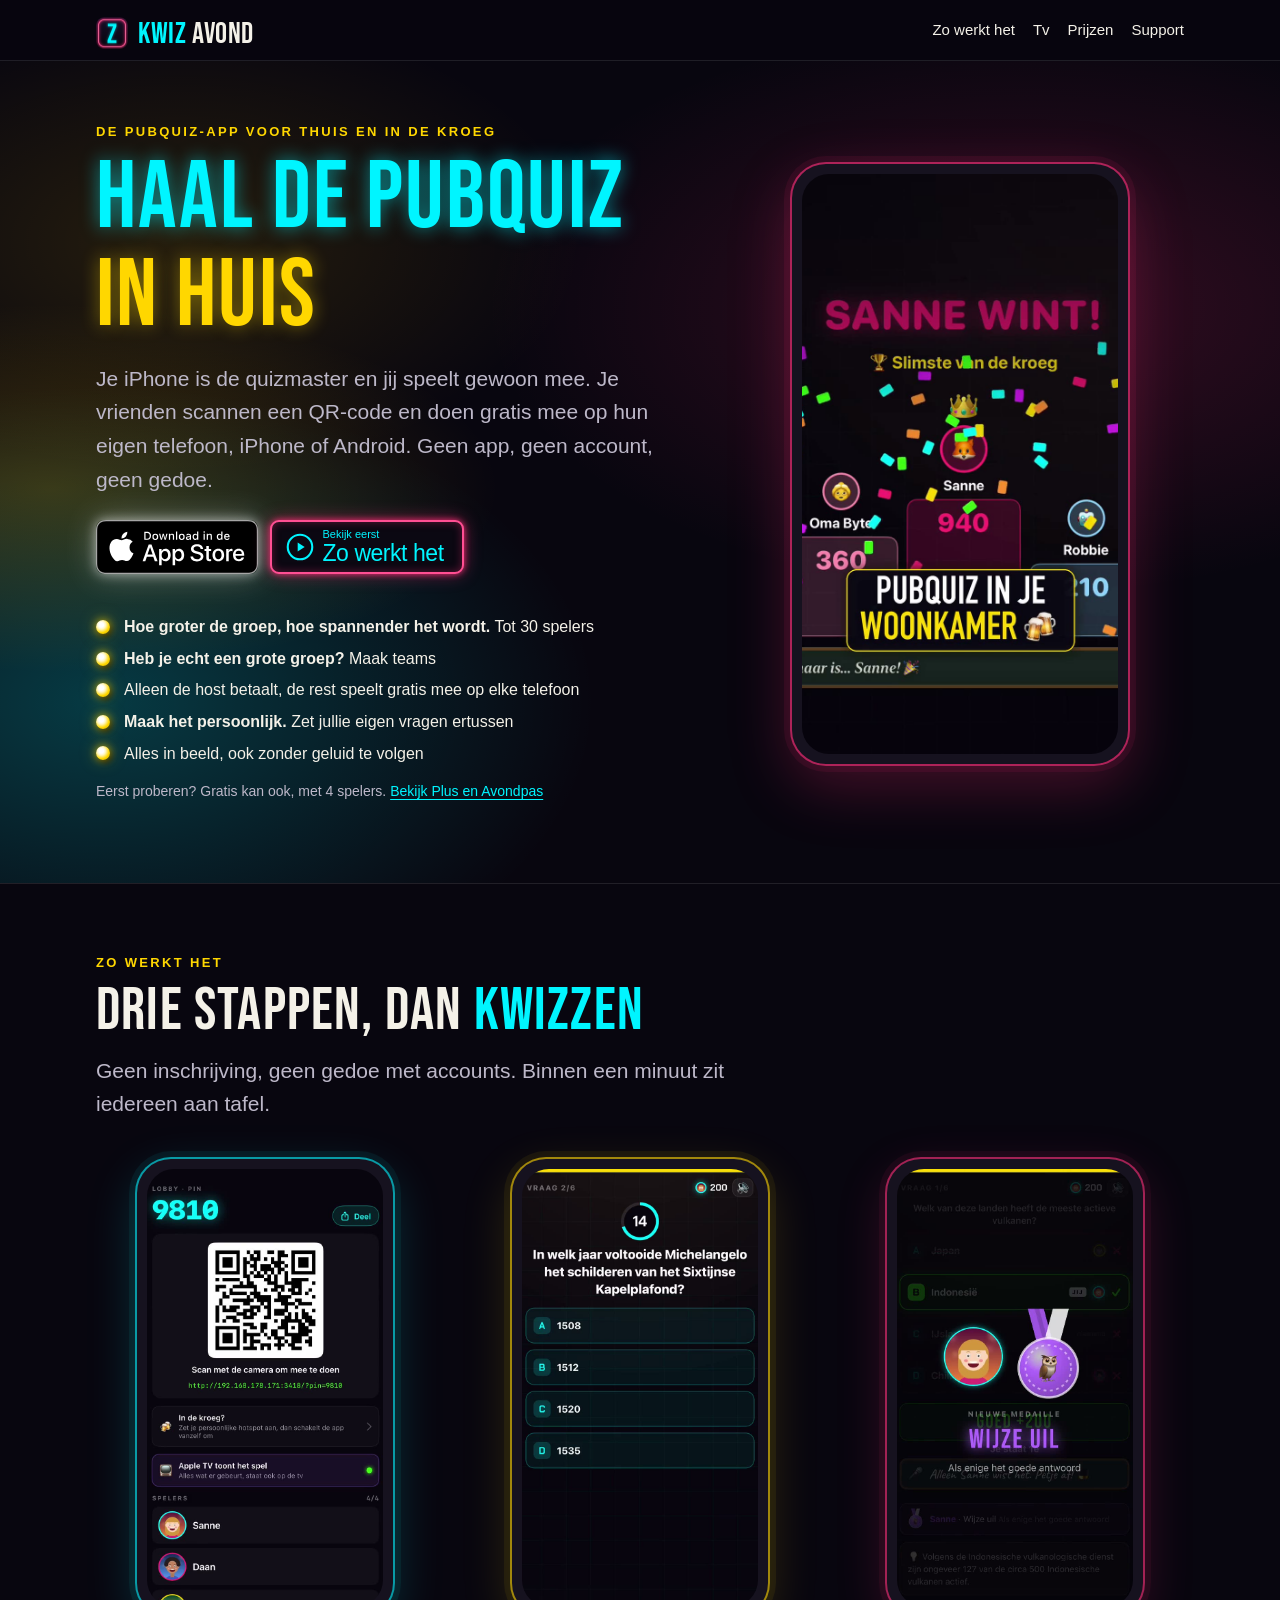
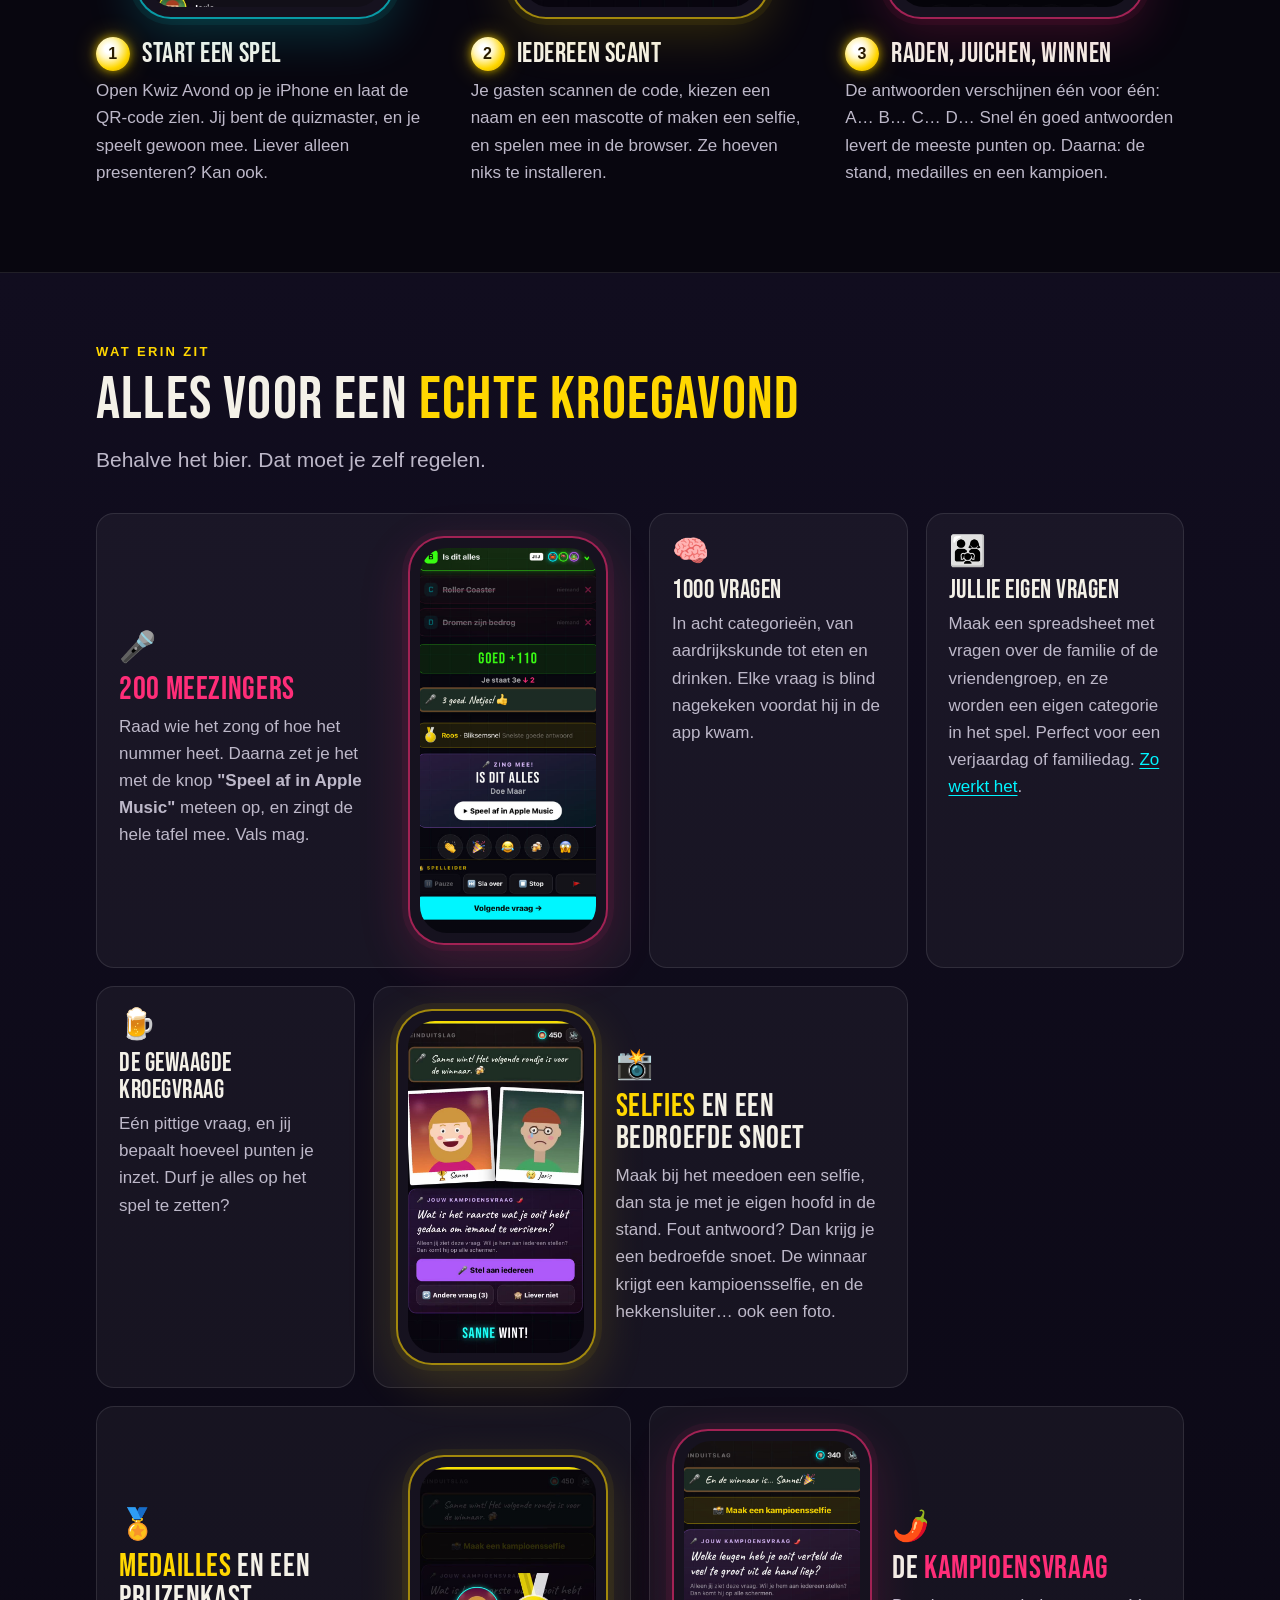
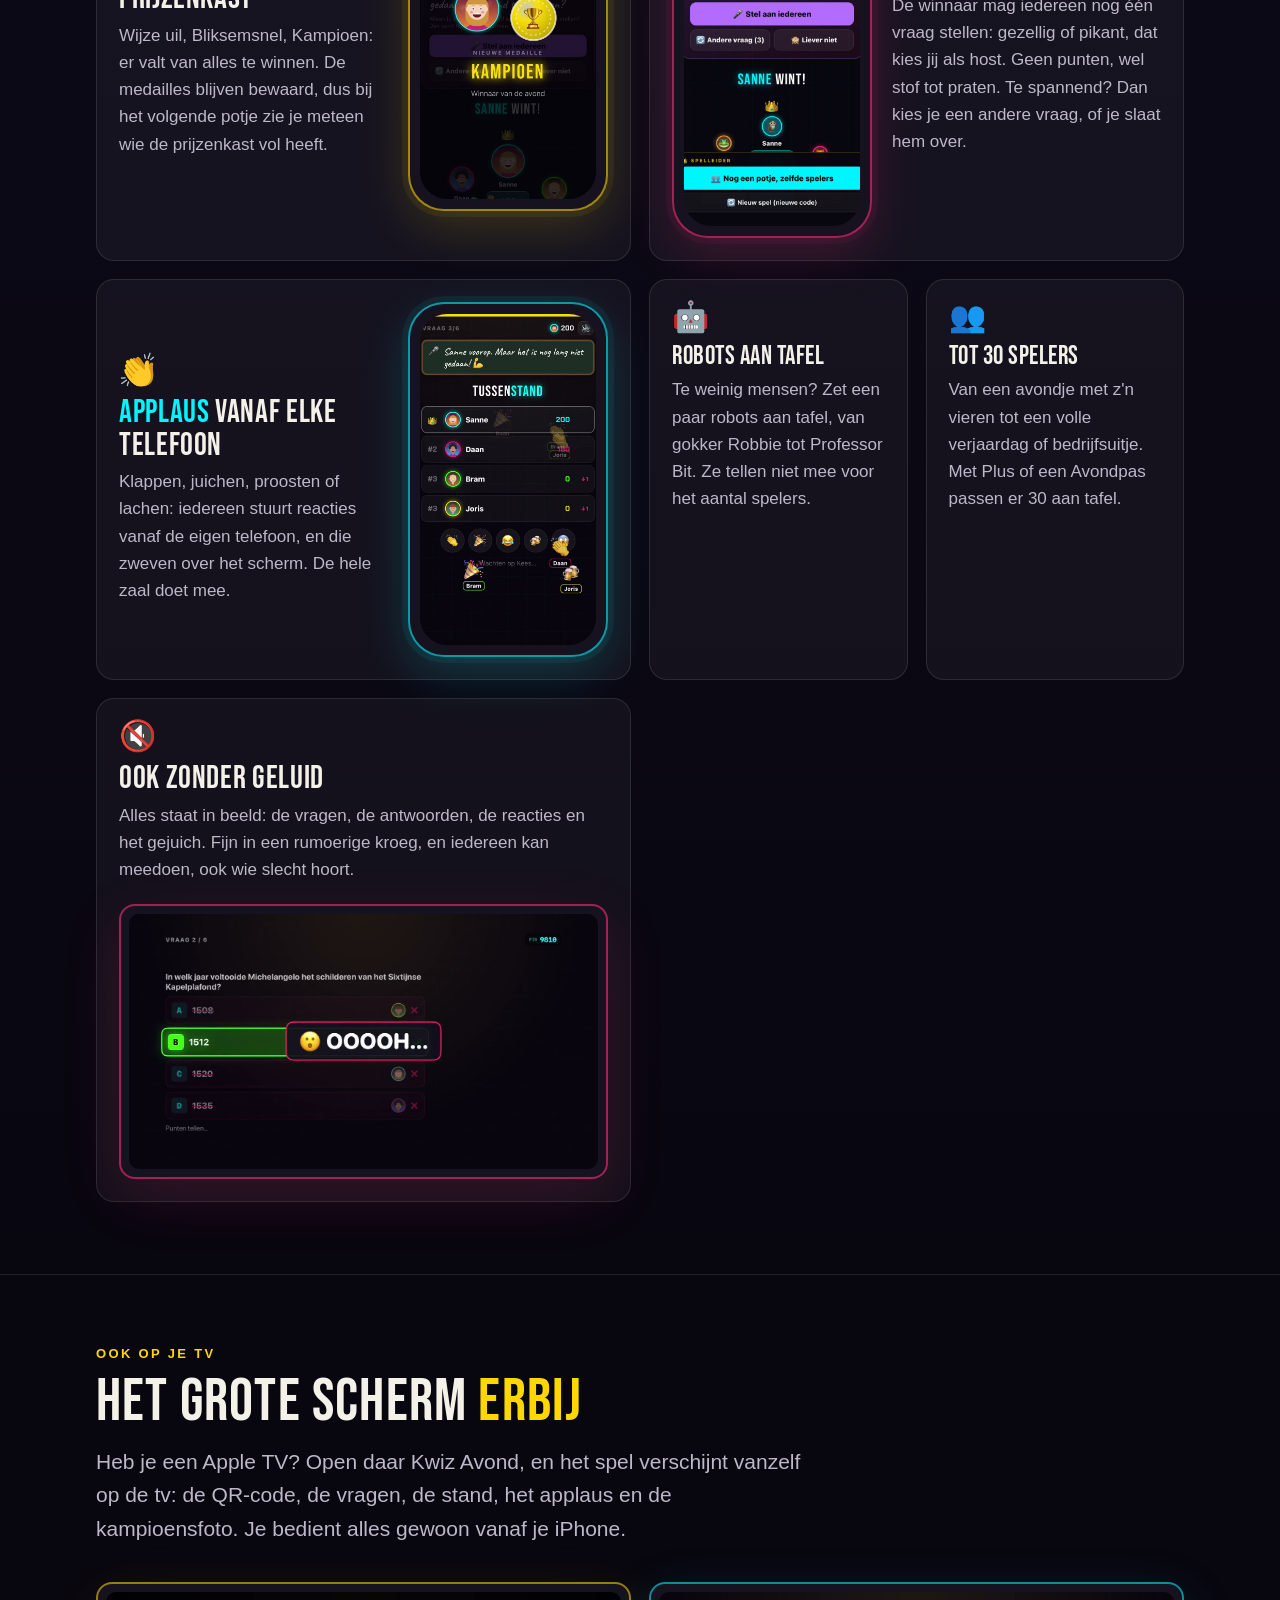
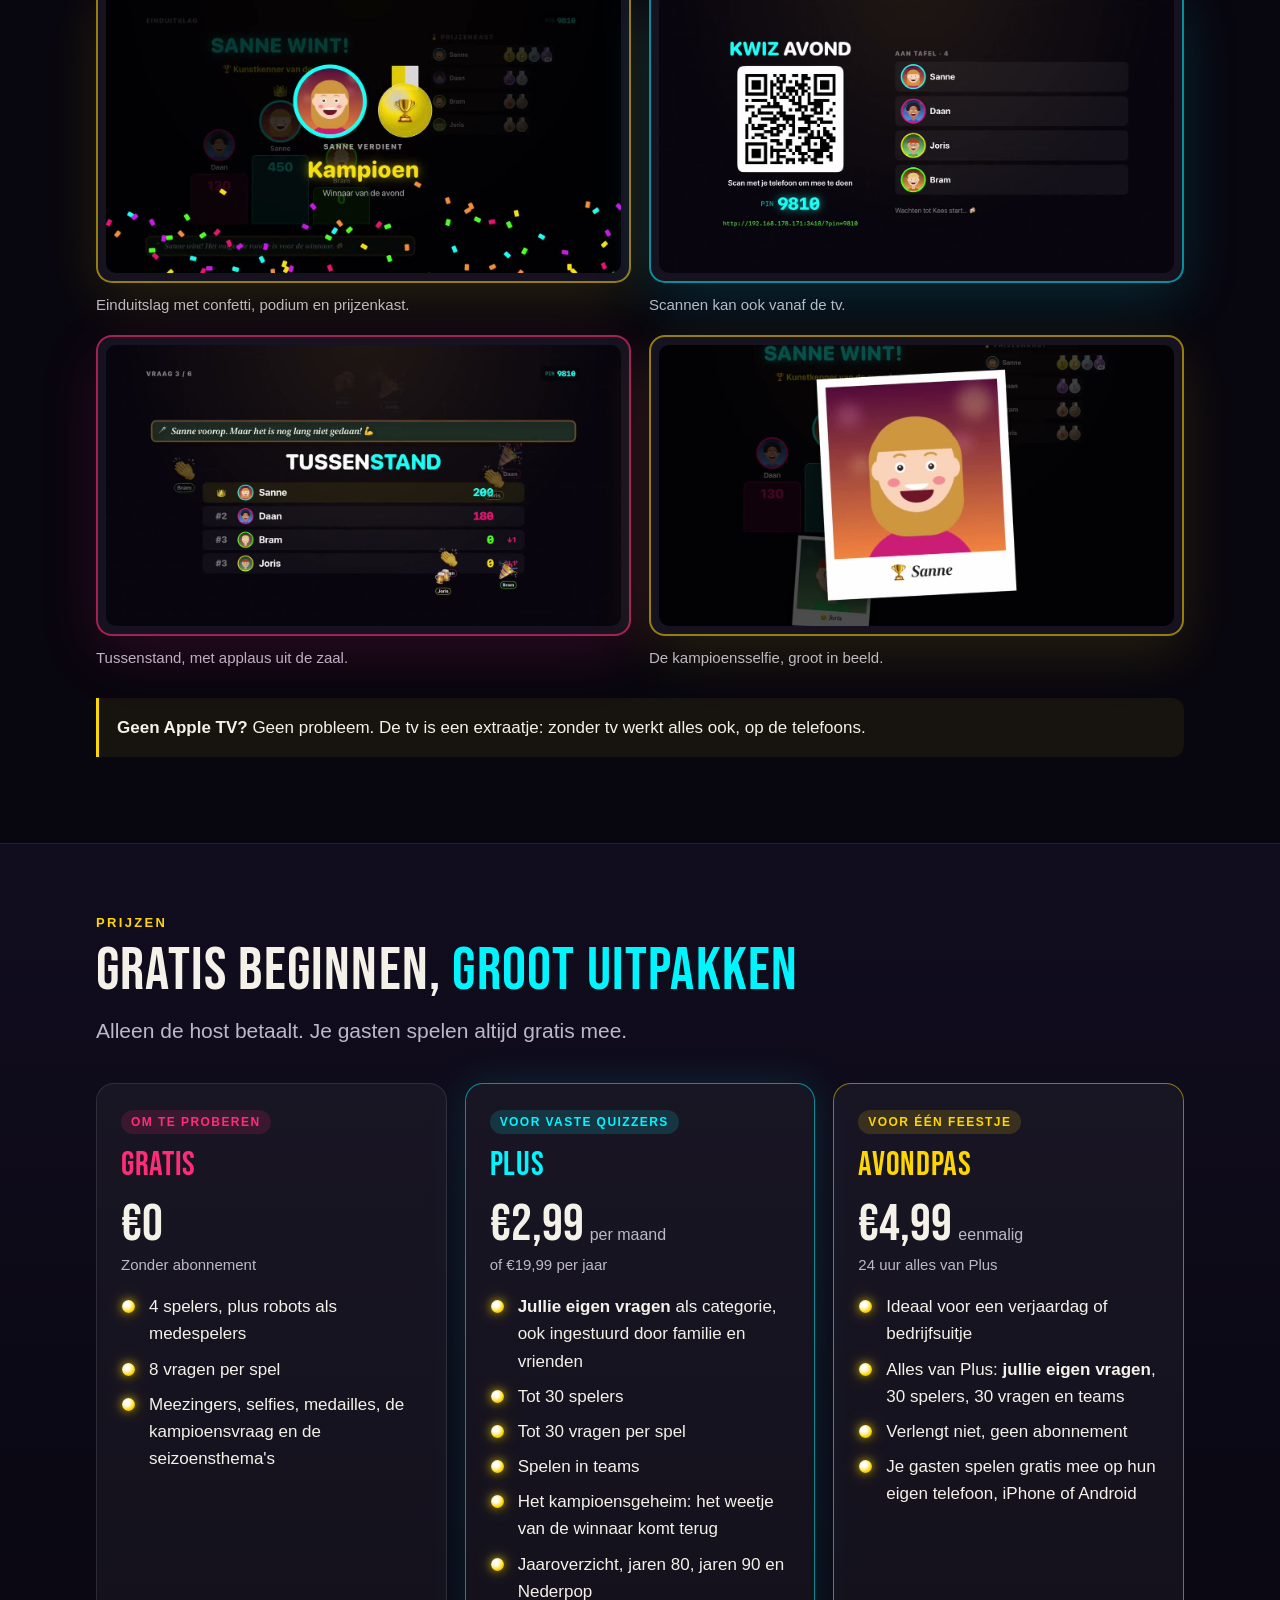
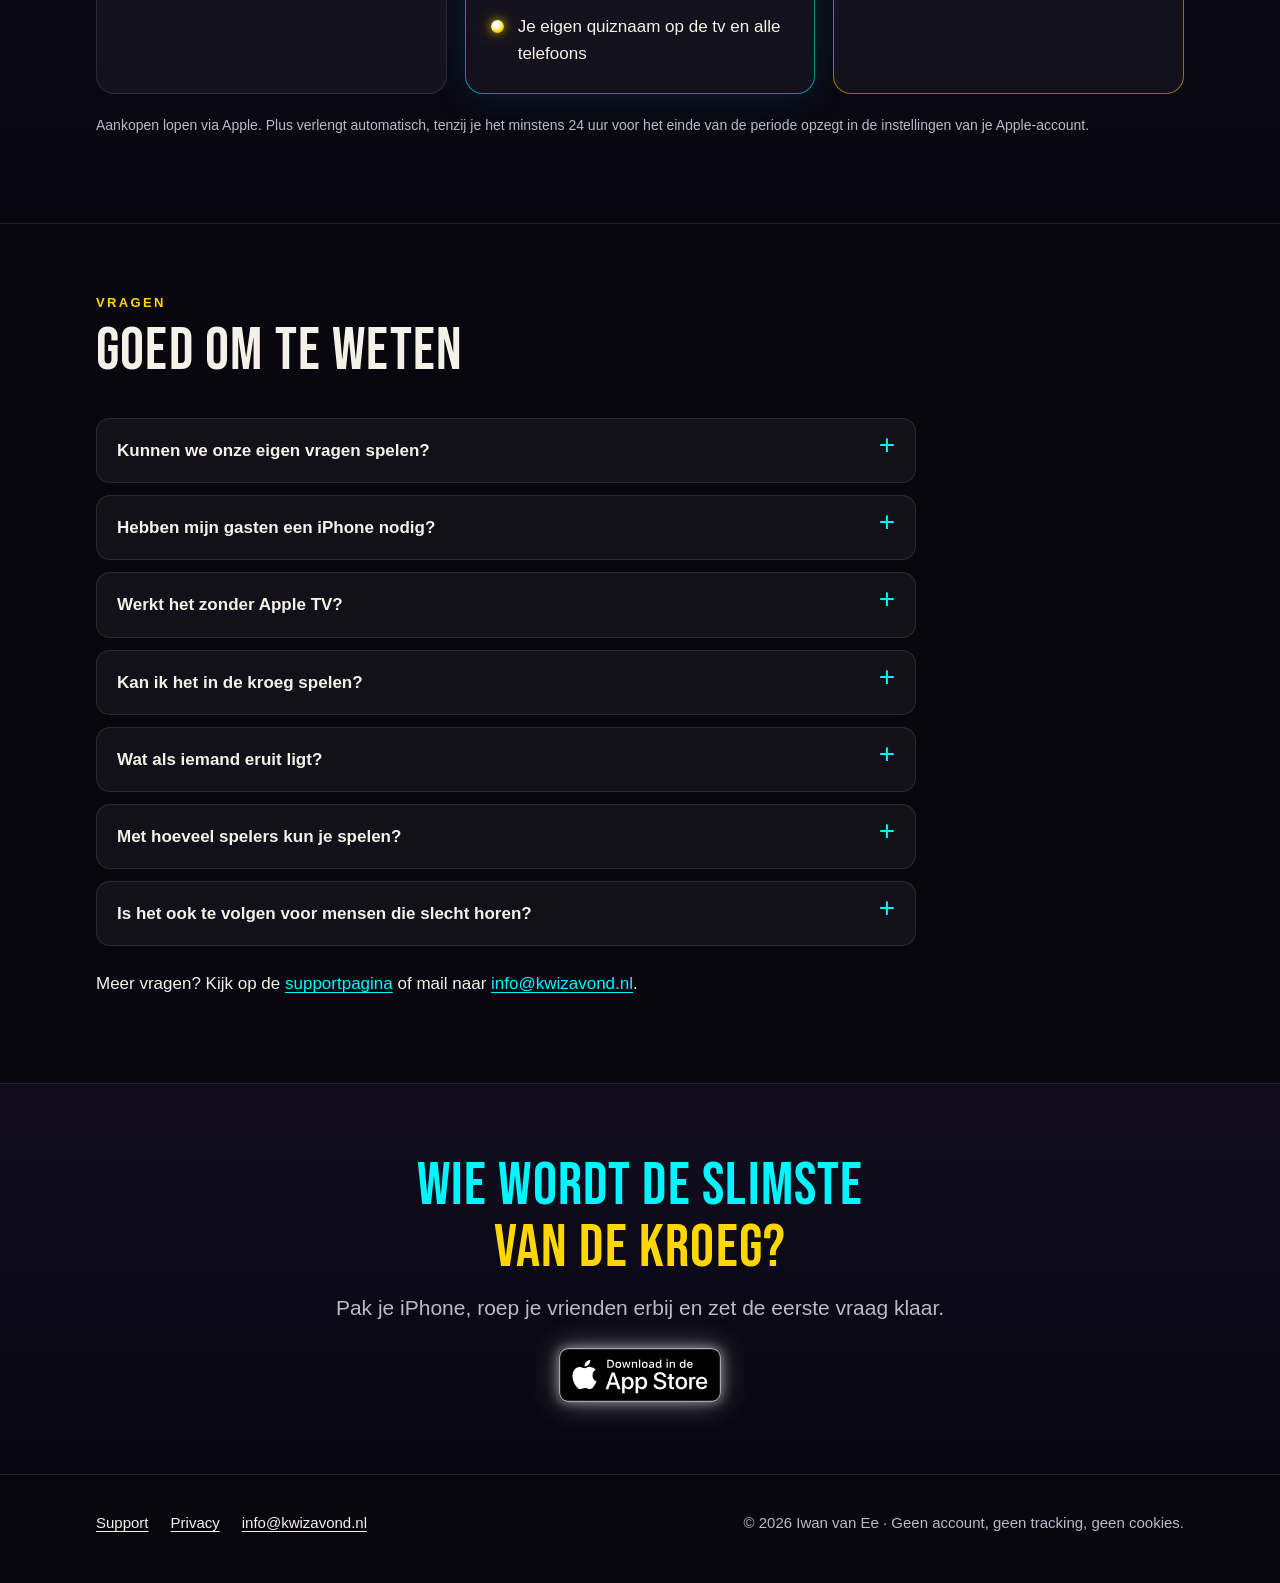
<file: index.html>
<!doctype html>
<html lang="nl">
<head>
<meta charset="utf-8">
<meta name="viewport" content="width=device-width,initial-scale=1">
<title>Kwiz Avond · Haal de pubquiz in huis</title>
<link rel="preload" href="fonts/font-bebas.woff2" as="font" type="font/woff2" crossorigin>
<meta name="description" content="De pubquiz voor thuis en in de kroeg. Je iPhone is de quizmaster, je gasten spelen mee met hun eigen telefoon, iPhone of Android. Geen app, geen account. Met meezingers, selfies, medailles en de pikante kampioensvraag.">
<meta name="theme-color" content="#08060f">
<link rel="canonical" href="https://kwizavond.nl/">
<link rel="icon" type="image/png" href="logo-z.png">
<link rel="apple-touch-icon" href="apple-touch-icon-z.png">
<meta name="apple-itunes-app" content="app-id=6762049883">
<meta property="og:type" content="website">
<meta property="og:locale" content="nl_NL">
<meta property="og:site_name" content="Kwiz Avond">
<meta property="og:title" content="Kwiz Avond · Haal de pubquiz in huis">
<meta property="og:description" content="Je iPhone is de quizmaster, iedereen speelt mee met de eigen telefoon. QR scannen, klaar. Met meezingers, selfies en een pikante kampioensvraag.">
<meta property="og:url" content="https://kwizavond.nl/">
<meta property="og:image" content="https://kwizavond.nl/media/kwiz-avond-delen.jpg">
<meta property="og:image:width" content="1200">
<meta property="og:image:height" content="630">
<meta property="og:image:alt" content="Kwiz Avond: de tussenstand op de tv en een quizvraag op de telefoon">
<meta name="twitter:card" content="summary_large_image">
<link rel="preload" as="image" href="media/hero-reel.jpg">
<link rel="stylesheet" href="style.css">
<style>
.kolommen{width:100%;border-collapse:collapse;margin:12px 0;font-size:15px}
.kolommen th,.kolommen td{padding:8px 10px;text-align:left;border-bottom:1px solid rgba(255,255,255,.1)}
.kolommen th{font-size:12px;letter-spacing:.08em;text-transform:uppercase;opacity:.6}
.kolommen td:first-child{font-weight:800;font-family:ui-monospace,monospace;width:56px}
.kolommen td:last-child{opacity:.7}
</style>
</head>
<body>
<a class="skip" href="#inhoud">Naar de inhoud</a>

<header class="top">
  <div class="wrap">
    <a class="logo" href="./" aria-label="Kwiz Avond, naar het begin"><img src="logo-z.png" alt="" width="32" height="32"><span><b>KWIZ</b> AVOND</span></a>
    <nav aria-label="Hoofdmenu">
      <a class="hide-s" href="#zo-werkt-het">Zo werkt het</a>
      <a class="hide-s" href="#tv">Tv</a>
      <a href="#prijzen">Prijzen</a>
      <a href="support.html">Support</a>
    </nav>
  </div>
</header>

<main id="inhoud">

<!-- ================= HERO ================= -->
<section class="hero" style="border-top:0" aria-labelledby="hero-titel">
  <div class="wrap">
    <div class="hero-text">
      <p class="eyebrow">De pubquiz-app voor thuis en in de kroeg</p>
      <h1 id="hero-titel"><span class="c glow-c">Haal de pubquiz</span><span class="l2 glow-g">in huis</span></h1>
      <p class="lead">Je iPhone is de quizmaster en jij speelt gewoon mee. Je vrienden scannen een QR-code en doen gratis mee op hun eigen telefoon, iPhone of Android. Geen app, geen account, geen gedoe.</p>
      <div class="btn-row">
        <a class="store-badge" href="https://apps.apple.com/nl/app/kwiz-avond/id6762049883"><img src="media/app-store-badge-nl.svg" alt="Download in de App Store" width="162" height="54"></a>
        <a class="how-badge" href="#zo-werkt-het">
          <svg viewBox="0 0 24 24" aria-hidden="true"><circle cx="12" cy="12" r="10.5" fill="none" stroke="currentColor" stroke-width="1.8"/><path d="M10 8.2v7.6l6-3.8z" fill="currentColor"/></svg>
          <span><small>Bekijk eerst</small>Zo werkt het</span>
        </a>
      </div>
    </div>
    <ul class="ticks">
      <li><span><b>Hoe groter de groep, hoe spannender het wordt.</b> Tot 30 spelers</span></li>
      <li><span><b>Heb je echt een grote groep?</b> Maak teams</span></li>
      <li>Alleen de host betaalt, de rest speelt gratis mee op elke telefoon</li>
      <li><span><b>Maak het persoonlijk.</b> Zet jullie eigen vragen ertussen</span></li>
      <li>Alles in beeld, ook zonder geluid te volgen</li>
      <li class="more">Eerst proberen? Gratis kan ook, met 4 spelers. <a href="#prijzen">Bekijk Plus en Avondpas</a></li>
    </ul>
    <div class="phone hero-phone">
      <video autoplay muted loop playsinline preload="auto" poster="media/hero-reel.jpg" width="720" height="1280"
        src="media/hero-reel-2.mp4"
        aria-label="Korte film van Kwiz Avond: de einduitslag met confetti, de lobby met QR-code, vrienden die meedoen in de browser, een meezinger, applaus op de tv en de kampioensselfie"></video>
    </div>
  </div>
</section>

<!-- ================= ZO WERKT HET ================= -->
<section id="zo-werkt-het" aria-labelledby="zwh-titel">
  <div class="wrap">
    <div class="head">
      <p class="eyebrow">Zo werkt het</p>
      <h2 id="zwh-titel">Drie stappen, dan <span class="c">kwizzen</span></h2>
      <p class="lead">Geen inschrijving, geen gedoe met accounts. Binnen een minuut zit iedereen aan tafel.</p>
    </div>
    <div class="steps">
      <div class="step">
        <div class="phone cyan">
          <video autoplay muted loop playsinline preload="none" poster="media/tel-01-startscherm-qr.jpg" width="720" height="1280"
            data-src="media/tel-01-startscherm-qr.mp4" aria-label="De lobby op de iPhone van de host met een grote QR-code; spelers komen binnen"></video>
        </div>
        <div>
          <h3><span class="num">1</span>Start een spel</h3>
          <p>Open Kwiz Avond op je iPhone en laat de QR-code zien. Jij bent de quizmaster, en je speelt gewoon mee. Liever alleen presenteren? Kan ook.</p>
        </div>
      </div>
      <div class="step">
        <div class="phone gold">
          <video autoplay muted loop playsinline preload="none" poster="media/tel-02-vraag-aftellen.jpg" width="720" height="1280"
            data-src="media/tel-02-vraag-aftellen.mp4" aria-label="Een quizvraag met vier antwoorden en een klok die aftelt"></video>
        </div>
        <div>
          <h3><span class="num">2</span>Iedereen scant</h3>
          <p>Je gasten scannen de code, kiezen een naam en een mascotte of maken een selfie, en spelen mee in de browser. Ze hoeven niks te installeren.</p>
        </div>
      </div>
      <div class="step">
        <div class="phone pink">
          <video autoplay muted loop playsinline preload="none" poster="media/tel-03a-onthulling-goed.jpg" width="720" height="1280"
            data-src="media/tel-03a-onthulling-goed.mp4" aria-label="Het goede antwoord wordt onthuld: GOED +200 en de medaille Wijze uil"></video>
        </div>
        <div>
          <h3><span class="num">3</span>Raden, juichen, winnen</h3>
          <p>De antwoorden verschijnen één voor één: A… B… C… D… Snel én goed antwoorden levert de meeste punten op. Daarna: de stand, medailles en een kampioen.</p>
        </div>
      </div>
    </div>
  </div>
</section>

<!-- ================= WAT ERIN ZIT ================= -->
<section class="alt" id="functies" aria-labelledby="func-titel">
  <div class="wrap">
    <div class="head">
      <p class="eyebrow">Wat erin zit</p>
      <h2 id="func-titel">Alles voor een <span class="g">echte kroegavond</span></h2>
      <p class="lead">Behalve het bier. Dat moet je zelf regelen.</p>
    </div>
    <div class="features">

      <article class="card media">
        <div>
          <span class="emo" aria-hidden="true">🎤</span>
          <h3><span class="p">200 meezingers</span></h3>
          <p>Raad wie het zong of hoe het nummer heet. Daarna zet je het met de knop <b>"Speel af in Apple Music"</b> meteen op, en zingt de hele tafel mee. Vals mag.</p>
        </div>
        <div class="phone pink shot"><img src="media/meezingers.jpg" alt="Na een meezinger staat op de telefoon de kaart Zing mee met de knop Speel af in Apple Music" width="600" height="1228" loading="lazy"></div>
      </article>

      <article class="card">
        <span class="emo" aria-hidden="true">🧠</span>
        <h3>1000 vragen</h3>
        <p>In acht categorieën, van aardrijkskunde tot eten en drinken. Elke vraag is blind nagekeken voordat hij in de app kwam.</p>
      </article>

      <article class="card">
        <span class="emo" aria-hidden="true">👨‍👩‍👧</span>
        <h3>Jullie eigen vragen</h3>
        <p>Maak een spreadsheet met vragen over de familie of de vriendengroep, en ze worden een eigen categorie in het spel. Perfect voor een verjaardag of familiedag. <a href="#eigen-vragen">Zo werkt het</a>.</p>
      </article>

      <article class="card">
        <span class="emo" aria-hidden="true">🍺</span>
        <h3>De gewaagde kroegvraag</h3>
        <p>Eén pittige vraag, en jij bepaalt hoeveel punten je inzet. Durf je alles op het spel te zetten?</p>
      </article>

      <article class="card media flip">
        <div class="phone gold">
          <video autoplay muted loop playsinline preload="none" poster="media/tel-05b-kampioen-en-verliezersselfie.jpg" width="720" height="1280"
            data-src="media/tel-05b-kampioen-en-verliezersselfie.mp4" aria-label="Twee getekende selfies naast elkaar: de stralende kampioen en een bedroefde verliezer"></video>
        </div>
        <div>
          <span class="emo" aria-hidden="true">📸</span>
          <h3><span class="g">Selfies</span> en een bedroefde snoet</h3>
          <p>Maak bij het meedoen een selfie, dan sta je met je eigen hoofd in de stand. Fout antwoord? Dan krijg je een bedroefde snoet. De winnaar krijgt een kampioensselfie, en de hekkensluiter… ook een foto.</p>
        </div>
      </article>

      <article class="card media">
        <div>
          <span class="emo" aria-hidden="true">🏅</span>
          <h3><span class="g">Medailles</span> en een prijzenkast</h3>
          <p>Wijze uil, Bliksemsnel, Kampioen: er valt van alles te winnen. De medailles blijven bewaard, dus bij het volgende potje zie je meteen wie de prijzenkast vol heeft.</p>
        </div>
        <div class="phone gold">
          <video autoplay muted loop playsinline preload="none" poster="media/tel-05a-einde-medailles-verliezersselfie.jpg" width="720" height="1280"
            data-src="media/tel-05a-einde-medailles-verliezersselfie.mp4" aria-label="Einde van het spel: Sanne wint, krijgt de medaille Kampioen en daarna verschijnt de selfie van de verliezer"></video>
        </div>
      </article>

      <article class="card media flip">
        <div class="phone pink shot"><img src="media/kampioensvraag.jpg" alt="De winnaar ziet zijn kampioensvraag met de knoppen Stel aan iedereen, Andere vraag en Liever niet" width="600" height="1228" loading="lazy"></div>
        <div>
          <span class="emo" aria-hidden="true">🌶️</span>
          <h3>De <span class="p">kampioensvraag</span></h3>
          <p>De winnaar mag iedereen nog één vraag stellen: gezellig of pikant, dat kies jij als host. Geen punten, wel stof tot praten. Te spannend? Dan kies je een andere vraag, of je slaat hem over.</p>
        </div>
      </article>

      <article class="card media">
        <div>
          <span class="emo" aria-hidden="true">👏</span>
          <h3><span class="c">Applaus</span> vanaf elke telefoon</h3>
          <p>Klappen, juichen, proosten of lachen: iedereen stuurt reacties vanaf de eigen telefoon, en die zweven over het scherm. De hele zaal doet mee.</p>
        </div>
        <div class="phone cyan">
          <video autoplay muted loop playsinline preload="none" poster="media/tel-04-tussenstand.jpg" width="720" height="1280"
            data-src="media/tel-04-tussenstand.mp4" aria-label="De tussenstand met selfies, terwijl emoji-reacties van spelers over het scherm zweven"></video>
        </div>
      </article>

      <article class="card">
        <span class="emo" aria-hidden="true">🤖</span>
        <h3>Robots aan tafel</h3>
        <p>Te weinig mensen? Zet een paar robots aan tafel, van gokker Robbie tot Professor Bit. Ze tellen niet mee voor het aantal spelers.</p>
      </article>

      <article class="card">
        <span class="emo" aria-hidden="true">👥</span>
        <h3>Tot 30 spelers</h3>
        <p>Van een avondje met z'n vieren tot een volle verjaardag of bedrijfsuitje. Met Plus of een Avondpas passen er 30 aan tafel.</p>
      </article>

      <article class="card media wide">
        <div>
          <span class="emo" aria-hidden="true">🔇</span>
          <h3>Ook zonder geluid</h3>
          <p>Alles staat in beeld: de vragen, de antwoorden, de reacties en het gejuich. Fijn in een rumoerige kroeg, en iedereen kan meedoen, ook wie slecht hoort.</p>
        </div>
        <div class="tv pink">
          <video autoplay muted loop playsinline preload="none" poster="media/tv-03b-onthulling-fout.jpg" width="1280" height="720"
            data-src="media/tv-03b-onthulling-fout.mp4" aria-label="Op de tv wordt een fout antwoord onthuld met de tekst OOOH in beeld"></video>
        </div>
      </article>

    </div>
  </div>
</section>

<!-- ================= TV ================= -->
<section id="tv" aria-labelledby="tv-titel">
  <div class="wrap">
    <div class="head">
      <p class="eyebrow">Ook op je tv</p>
      <h2 id="tv-titel">Het grote scherm <span class="g">erbij</span></h2>
      <p class="lead">Heb je een Apple TV? Open daar Kwiz Avond, en het spel verschijnt vanzelf op de tv: de QR-code, de vragen, de stand, het applaus en de kampioensfoto. Je bedient alles gewoon vanaf je iPhone.</p>
    </div>
    <div class="tvgrid">
      <figure class="big">
        <div class="tv">
          <video autoplay muted loop playsinline preload="none" poster="media/tv-05a-einde-medailles-verliezersselfie.jpg" width="1280" height="720"
            data-src="media/tv-05a-einde-medailles-verliezersselfie.mp4" aria-label="Op de tv: Sanne wint, met confetti, het podium en de prijzenkast"></video>
        </div>
        <figcaption>Einduitslag met confetti, podium en prijzenkast.</figcaption>
      </figure>
      <figure>
        <div class="tv cyan">
          <video autoplay muted loop playsinline preload="none" poster="media/tv-01-startscherm-qr.jpg" width="1280" height="720"
            data-src="media/tv-01-startscherm-qr.mp4" aria-label="De lobby op de tv met de QR-code en de spelers die binnenkomen"></video>
        </div>
        <figcaption>Scannen kan ook vanaf de tv.</figcaption>
      </figure>
      <figure>
        <div class="tv pink">
          <video autoplay muted loop playsinline preload="none" poster="media/tv-04-tussenstand.jpg" width="1280" height="720"
            data-src="media/tv-04-tussenstand.mp4" aria-label="De tussenstand op de tv met emoji-reacties die over het scherm zweven"></video>
        </div>
        <figcaption>Tussenstand, met applaus uit de zaal.</figcaption>
      </figure>
      <figure>
        <div class="tv">
          <video autoplay muted loop playsinline preload="none" poster="media/tv-05b-kampioensselfie.jpg" width="1280" height="720"
            data-src="media/tv-05b-kampioensselfie.mp4" aria-label="De kampioensselfie verschijnt als polaroid op de tv"></video>
        </div>
        <figcaption>De kampioensselfie, groot in beeld.</figcaption>
      </figure>
    </div>
    <p class="note"><b>Geen Apple TV?</b> Geen probleem. De tv is een extraatje: zonder tv werkt alles ook, op de telefoons.</p>
  </div>
</section>

<!-- ================= PRIJZEN ================= -->
<section class="alt" id="prijzen" aria-labelledby="prijs-titel">
  <div class="wrap">
    <div class="head">
      <p class="eyebrow">Prijzen</p>
      <h2 id="prijs-titel">Gratis beginnen, <span class="c">groot uitpakken</span></h2>
      <p class="lead">Alleen de host betaalt. Je gasten spelen altijd gratis mee.</p>
    </div>
    <div class="prices">
      <div class="price free">
        <span class="badge n">Om te proberen</span>
        <h3>Gratis</h3>
        <p class="amount">€0</p>
        <p class="alt">Zonder abonnement</p>
        <ul>
          <li>4 spelers, plus robots als medespelers</li>
          <li>8 vragen per spel</li>
          <li>Meezingers, selfies, medailles, de kampioensvraag en de seizoensthema's</li>
        </ul>
      </div>
      <div class="price plus">
        <span class="badge">Voor vaste quizzers</span>
        <h3>Plus</h3>
        <p class="amount">€2,99<small>per maand</small></p>
        <p class="alt">of €19,99 per jaar</p>
        <ul>
          <li><b>Jullie eigen vragen</b> als categorie, ook ingestuurd door familie en vrienden</li>
          <li>Tot 30 spelers</li>
          <li>Tot 30 vragen per spel</li>
          <li>Spelen in teams</li>
          <li>Het kampioensgeheim: het weetje van de winnaar komt terug</li>
          <li>Jaaroverzicht, jaren 80, jaren 90 en Nederpop</li>
          <li>Je eigen quiznaam op de tv en alle telefoons</li>
        </ul>
      </div>
      <div class="price pass">
        <span class="badge g">Voor één feestje</span>
        <h3>Avondpas</h3>
        <p class="amount">€4,99<small>eenmalig</small></p>
        <p class="alt">24 uur alles van Plus</p>
        <ul>
          <li>Ideaal voor een verjaardag of bedrijfsuitje</li>
          <li>Alles van Plus: <b>jullie eigen vragen</b>, 30 spelers, 30 vragen en teams</li>
          <li>Verlengt niet, geen abonnement</li>
          <li>Je gasten spelen gratis mee op hun eigen telefoon, iPhone of Android</li>
        </ul>
      </div>
    </div>
    <p class="small" style="margin-top:20px">Aankopen lopen via Apple. Plus verlengt automatisch, tenzij je het minstens 24 uur voor het einde van de periode opzegt in de instellingen van je Apple-account.</p>
  </div>
</section>

<!-- ================= FAQ ================= -->
<section id="faq" aria-labelledby="faq-titel">
  <div class="wrap">
    <div class="head">
      <p class="eyebrow">Vragen</p>
      <h2 id="faq-titel">Goed om te weten</h2>
    </div>
    <div class="faq">
      <details id="eigen-vragen">
        <summary>Kunnen we onze eigen vragen spelen?</summary>
        <div><p>Ja, met Plus of een Avondpas, vanaf versie 1.1. Maak in Numbers, Excel of Google Sheets een tabel met één vraag per regel:</p>
    <table class="kolommen">
      <thead><tr><th>Kolom</th><th>Wat</th><th>Voorbeeld</th></tr></thead>
      <tbody>
        <tr><td>A</td><td>Vraag</td><td>Hoe heette onze eerste hond?</td></tr>
        <tr><td>B</td><td>Goed antwoord</td><td>Bobbie</td></tr>
        <tr><td>C</td><td>Fout antwoord</td><td>Max</td></tr>
        <tr><td>D</td><td>Fout antwoord</td><td>Luna</td></tr>
        <tr><td>E</td><td>Fout antwoord</td><td>Snuf</td></tr>
        <tr><td>F</td><td>Weetje (mag leeg)</td><td>Bobbie werd 14 jaar.</td></tr>
      </tbody>
    </table>
    <p>Het goede antwoord staat altijd in kolom B; het spel schudt de antwoorden. Bewaar de tabel als CSV en kies hem in de app via <b>👨‍👩‍👧 Eigen vragen</b>. Jullie vragen worden een eigen categorie, met een naam die je zelf kiest. Of zet <b>Alleen eigen vragen</b> aan voor een familiedag. Begin met ons <a href="voorbeeld-eigen-vragen.csv" download>voorbeeldbestand</a>.</p></div>
      </details>
      <details>
        <summary>Hebben mijn gasten een iPhone nodig?</summary>
        <div><p>Nee. Alleen de host heeft een iPhone nodig. Je gasten spelen mee in de browser van hun eigen telefoon, iPhone of Android, zonder iets te installeren.</p></div>
      </details>
      <details>
        <summary>Werkt het zonder Apple TV?</summary>
        <div><p>Ja. De iPhone van de host en de telefoons van de spelers zijn genoeg. Een Apple TV is een leuk extraatje voor het grote scherm, maar niet nodig.</p></div>
      </details>
      <details>
        <summary>Kan ik het in de kroeg spelen?</summary>
        <div><p>Zeker. Iedereen moet op hetzelfde netwerk zitten. Is er geen wifi die je kunt gebruiken, zet dan op je iPhone de persoonlijke hotspot aan en laat je gasten daarmee verbinden. De Apple TV werkt via een hotspot meestal niet; dan speel je zonder tv.</p></div>
      </details>
      <details>
        <summary>Wat als iemand eruit ligt?</summary>
        <div><p>Telefoon leeg of de browser per ongeluk dichtgeklapt? Geen paniek. De host laat de QR-code zien, je scant hem opnieuw en kiest bij <b>"Wie ben jij?"</b> je eigen naam. Dan speel je verder waar je was.</p></div>
      </details>
      <details>
        <summary>Met hoeveel spelers kun je spelen?</summary>
        <div><p>Gratis met 4 spelers en 8 vragen per spel. Robots tellen daarbij niet mee. Met Plus of een Avondpas kunnen er 30 spelers meedoen, met tot 30 vragen per spel.</p></div>
      </details>
      <details>
        <summary>Is het ook te volgen voor mensen die slecht horen?</summary>
        <div><p>Ja. Alles staat in beeld: de vragen, de antwoorden, de stand en de reacties. Geluid is een extraatje, je hebt het niet nodig om mee te doen.</p></div>
      </details>
    </div>
    <p style="margin-top:24px">Meer vragen? Kijk op de <a href="support.html">supportpagina</a> of mail naar <a href="mailto:info@kwizavond.nl">info@kwizavond.nl</a>.</p>
  </div>
</section>

<!-- ================= SLOT ================= -->
<section class="alt cta" aria-labelledby="cta-titel">
  <div class="wrap">
    <h2 id="cta-titel"><span class="c">Wie wordt de slimste</span><br><span class="g">van de kroeg?</span></h2>
    <p class="lead">Pak je iPhone, roep je vrienden erbij en zet de eerste vraag klaar.</p>
    <div class="btn-row">
      <a class="store-badge" href="https://apps.apple.com/nl/app/kwiz-avond/id6762049883"><img src="media/app-store-badge-nl.svg" alt="Download in de App Store" width="162" height="54"></a>
    </div>
  </div>
</section>

</main>

<footer>
  <div class="wrap">
    <nav aria-label="Voettekst">
      <a href="support.html">Support</a>
      <a href="privacy.html">Privacy</a>
      <a href="mailto:info@kwizavond.nl">info@kwizavond.nl</a>
    </nav>
    <p style="margin:0">© 2026 Iwan van Ee · Geen account, geen tracking, geen cookies.</p>
  </div>
</footer>

<script src="main.js" defer></script>
</body>
</html>
</file>
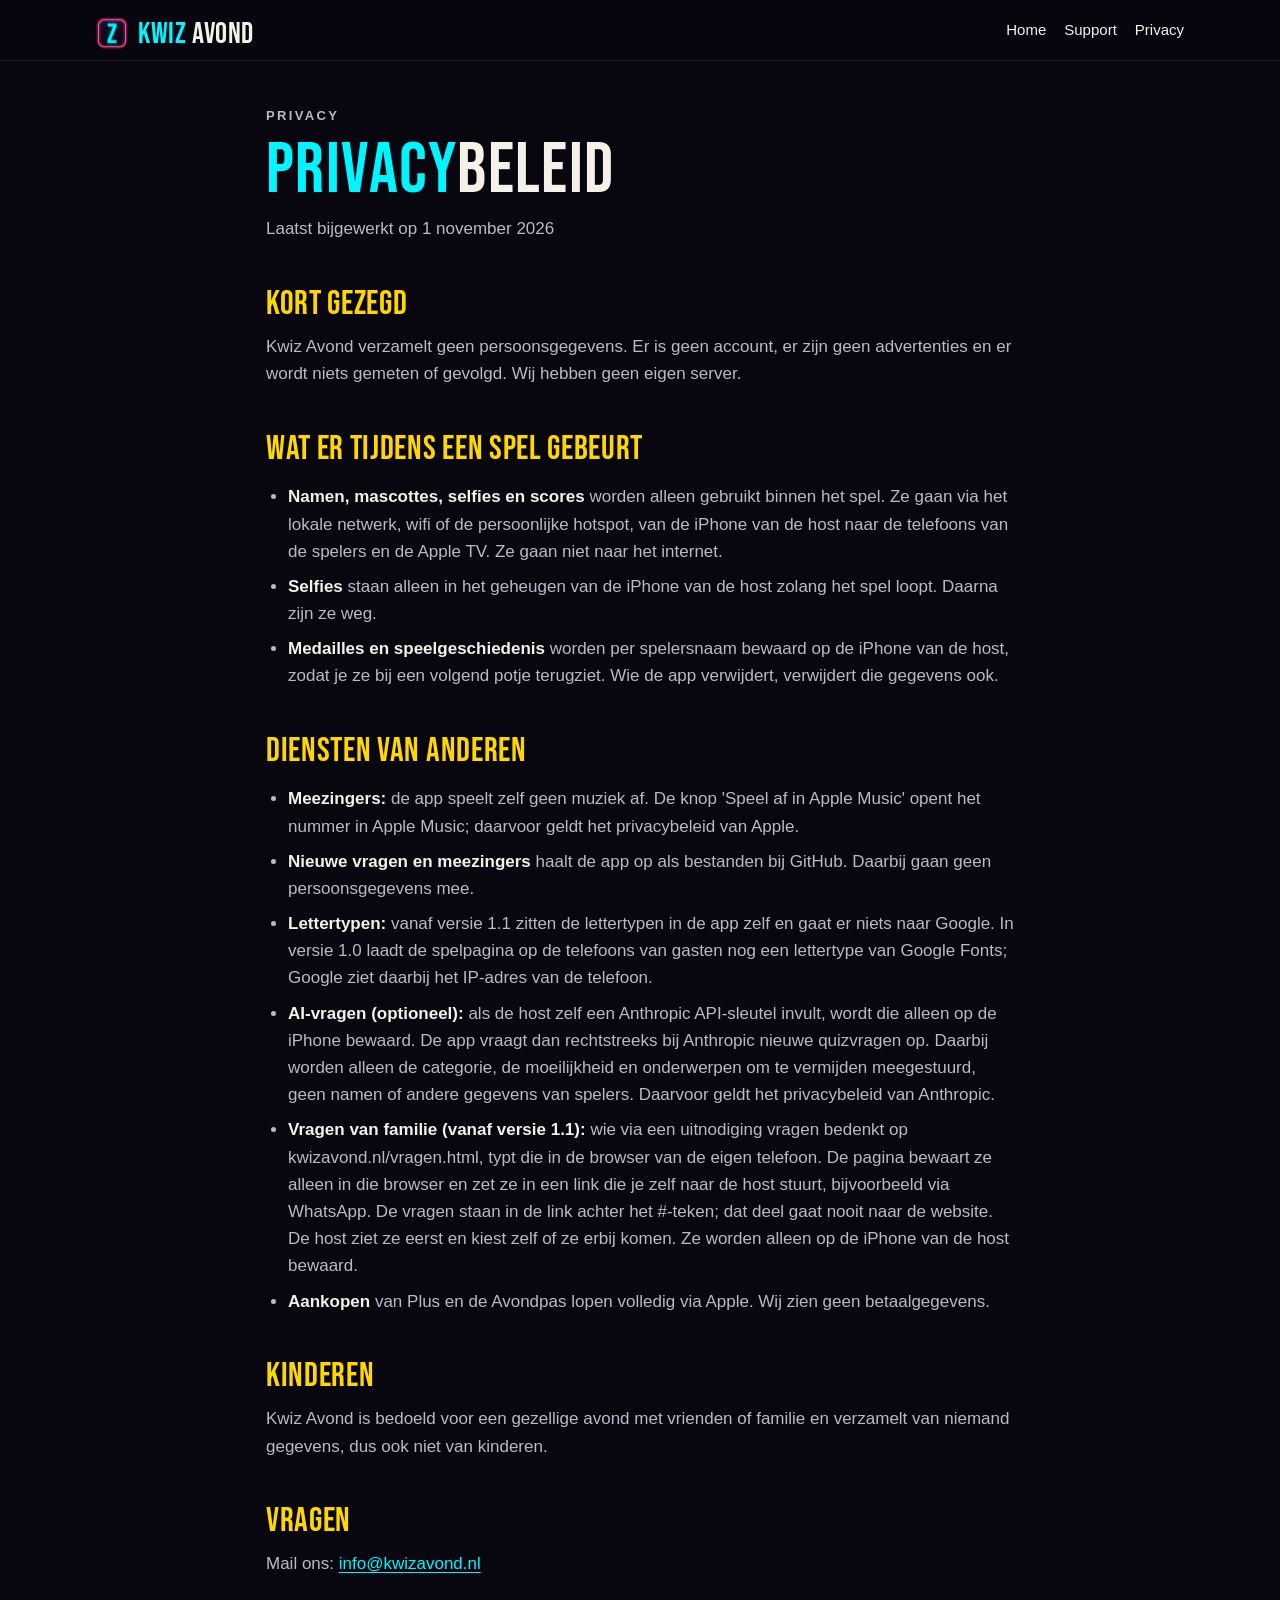
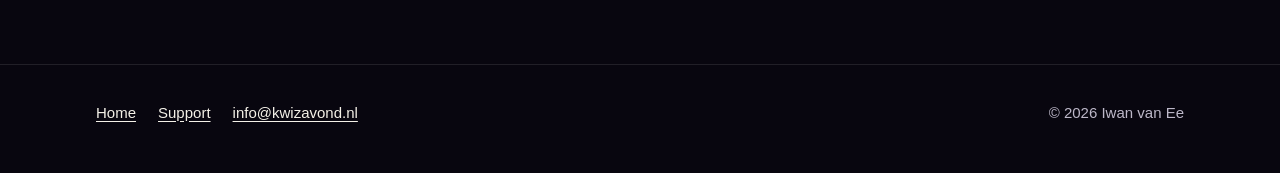
<file: privacy.html>
<!doctype html>
<html lang="nl">
<head>
<meta charset="utf-8">
<meta name="viewport" content="width=device-width,initial-scale=1">
<title>Kwiz Avond · Privacybeleid</title>
<link rel="preload" href="fonts/font-bebas.woff2" as="font" type="font/woff2" crossorigin>
<meta name="description" content="Privacybeleid van Kwiz Avond: geen account, geen advertenties, er wordt niets gemeten of gevolgd en er is geen eigen server.">
<meta name="theme-color" content="#08060f">
<link rel="canonical" href="https://kwizavond.nl/privacy.html">
<link rel="icon" type="image/png" href="logo-z.png">
<link rel="apple-touch-icon" href="apple-touch-icon-z.png">
<meta property="og:type" content="website">
<meta property="og:locale" content="nl_NL">
<meta property="og:site_name" content="Kwiz Avond">
<meta property="og:title" content="Kwiz Avond · Privacybeleid">
<meta property="og:description" content="Kwiz Avond verzamelt geen persoonsgegevens. Geen account, geen advertenties, geen tracking.">
<meta property="og:url" content="https://kwizavond.nl/privacy.html">
<meta property="og:image" content="https://kwizavond.nl/media/kwiz-avond-delen.jpg">
<meta property="og:image:width" content="1200">
<meta property="og:image:height" content="630">
<link rel="stylesheet" href="style.css">
</head>
<body>
<a class="skip" href="#inhoud">Naar de inhoud</a>
<header class="top">
  <div class="wrap">
    <a class="logo" href="./" aria-label="Kwiz Avond, naar de voorpagina"><img src="logo-z.png" alt="" width="32" height="32"><span><b>KWIZ</b> AVOND</span></a>
    <nav aria-label="Hoofdmenu">
      <a href="./">Home</a>
      <a href="support.html">Support</a>
      <a href="privacy.html" aria-current="page">Privacy</a>
    </nav>
  </div>
</header>

<main id="inhoud" class="page">
  <p class="eyebrow">Privacy</p>
  <h1><span class="c">Privacy</span>beleid</h1>
  <p class="meta">Laatst bijgewerkt op 1 november 2026</p>

  <h2>Kort gezegd</h2>
  <p>Kwiz Avond verzamelt geen persoonsgegevens. Er is geen account, er zijn geen advertenties en er wordt niets gemeten of gevolgd. Wij hebben geen eigen server.</p>

  <h2>Wat er tijdens een spel gebeurt</h2>
  <ul>
    <li><b>Namen, mascottes, selfies en scores</b> worden alleen gebruikt binnen het spel. Ze gaan via het lokale netwerk, wifi of de persoonlijke hotspot, van de iPhone van de host naar de telefoons van de spelers en de Apple TV. Ze gaan niet naar het internet.</li>
    <li><b>Selfies</b> staan alleen in het geheugen van de iPhone van de host zolang het spel loopt. Daarna zijn ze weg.</li>
    <li><b>Medailles en speelgeschiedenis</b> worden per spelersnaam bewaard op de iPhone van de host, zodat je ze bij een volgend potje terugziet. Wie de app verwijdert, verwijdert die gegevens ook.</li>
  </ul>

  <h2>Diensten van anderen</h2>
  <ul>
    <li><b>Meezingers:</b> de app speelt zelf geen muziek af. De knop 'Speel af in Apple Music' opent het nummer in Apple Music; daarvoor geldt het privacybeleid van Apple.</li>
    <li><b>Nieuwe vragen en meezingers</b> haalt de app op als bestanden bij GitHub. Daarbij gaan geen persoonsgegevens mee.</li>
    <li><b>Lettertypen:</b> vanaf versie 1.1 zitten de lettertypen in de app zelf en gaat er niets naar Google. In versie 1.0 laadt de spelpagina op de telefoons van gasten nog een lettertype van Google Fonts; Google ziet daarbij het IP-adres van de telefoon.</li>
    <li><b>AI-vragen (optioneel):</b> als de host zelf een Anthropic API-sleutel invult, wordt die alleen op de iPhone bewaard. De app vraagt dan rechtstreeks bij Anthropic nieuwe quizvragen op. Daarbij worden alleen de categorie, de moeilijkheid en onderwerpen om te vermijden meegestuurd, geen namen of andere gegevens van spelers. Daarvoor geldt het privacybeleid van Anthropic.</li>
    <li><b>Vragen van familie (vanaf versie 1.1):</b> wie via een uitnodiging vragen bedenkt op kwizavond.nl/vragen.html, typt die in de browser van de eigen telefoon. De pagina bewaart ze alleen in die browser en zet ze in een link die je zelf naar de host stuurt, bijvoorbeeld via WhatsApp. De vragen staan in de link achter het #-teken; dat deel gaat nooit naar de website. De host ziet ze eerst en kiest zelf of ze erbij komen. Ze worden alleen op de iPhone van de host bewaard.</li>
    <li><b>Aankopen</b> van Plus en de Avondpas lopen volledig via Apple. Wij zien geen betaalgegevens.</li>
  </ul>

  <h2>Kinderen</h2>
  <p>Kwiz Avond is bedoeld voor een gezellige avond met vrienden of familie en verzamelt van niemand gegevens, dus ook niet van kinderen.</p>

  <h2>Vragen</h2>
  <p>Mail ons: <a href="mailto:info@kwizavond.nl">info@kwizavond.nl</a></p>
</main>

<footer>
  <div class="wrap">
    <nav aria-label="Voettekst">
      <a href="./">Home</a>
      <a href="support.html">Support</a>
      <a href="mailto:info@kwizavond.nl">info@kwizavond.nl</a>
    </nav>
    <p style="margin:0">© 2026 Iwan van Ee</p>
  </div>
</footer>
</body>
</html>
</file>
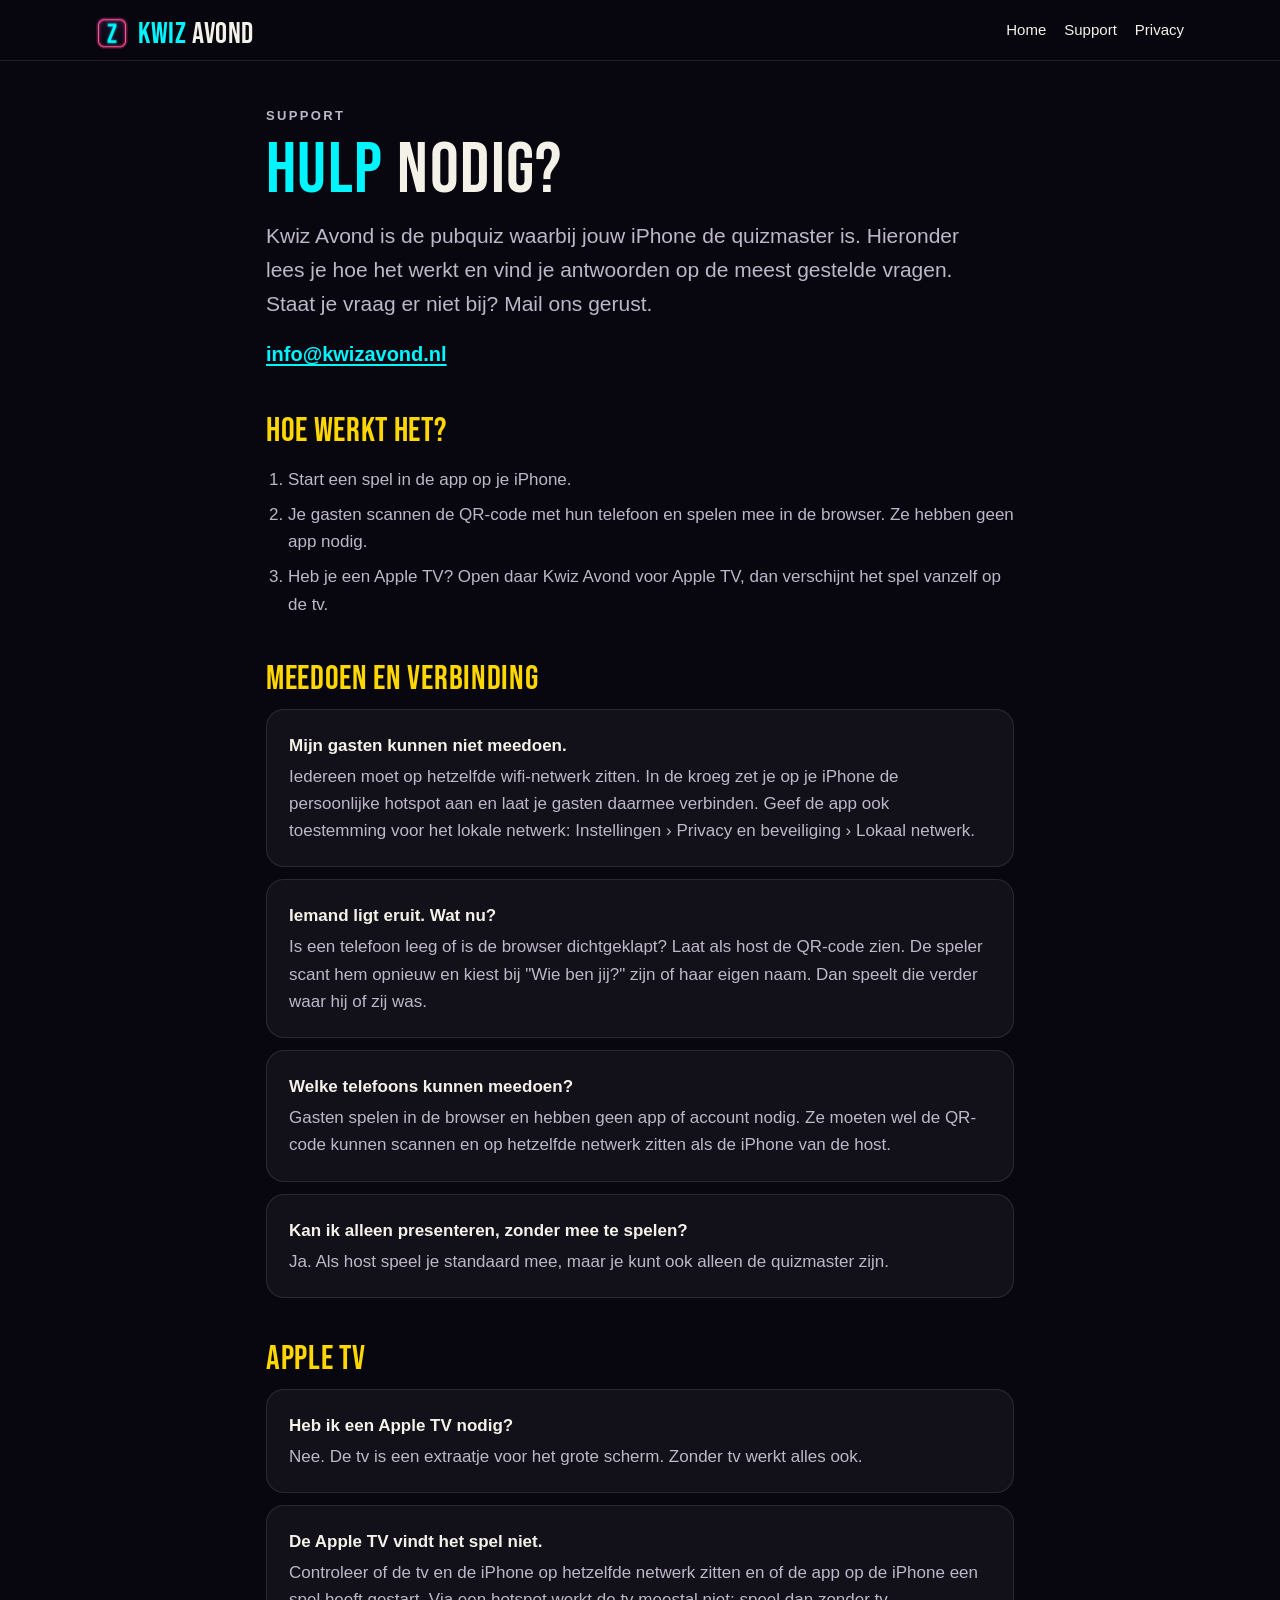
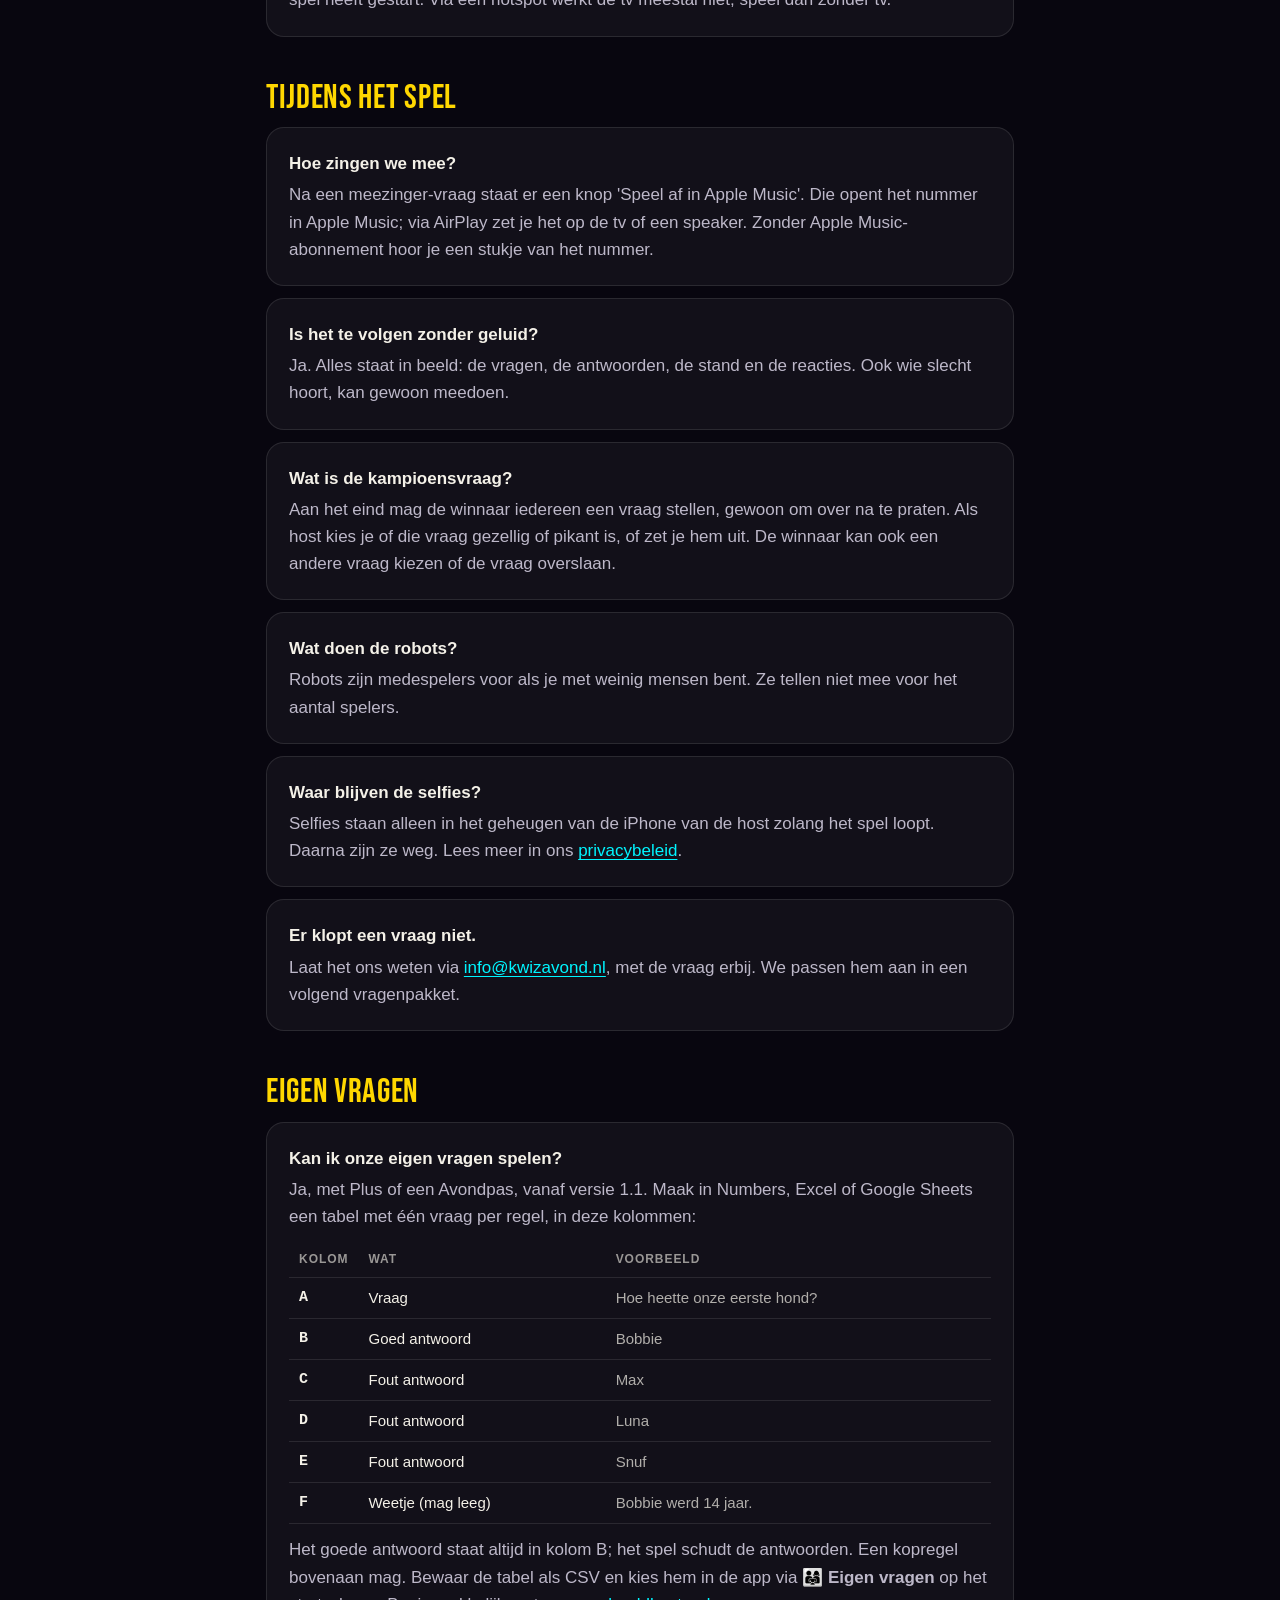
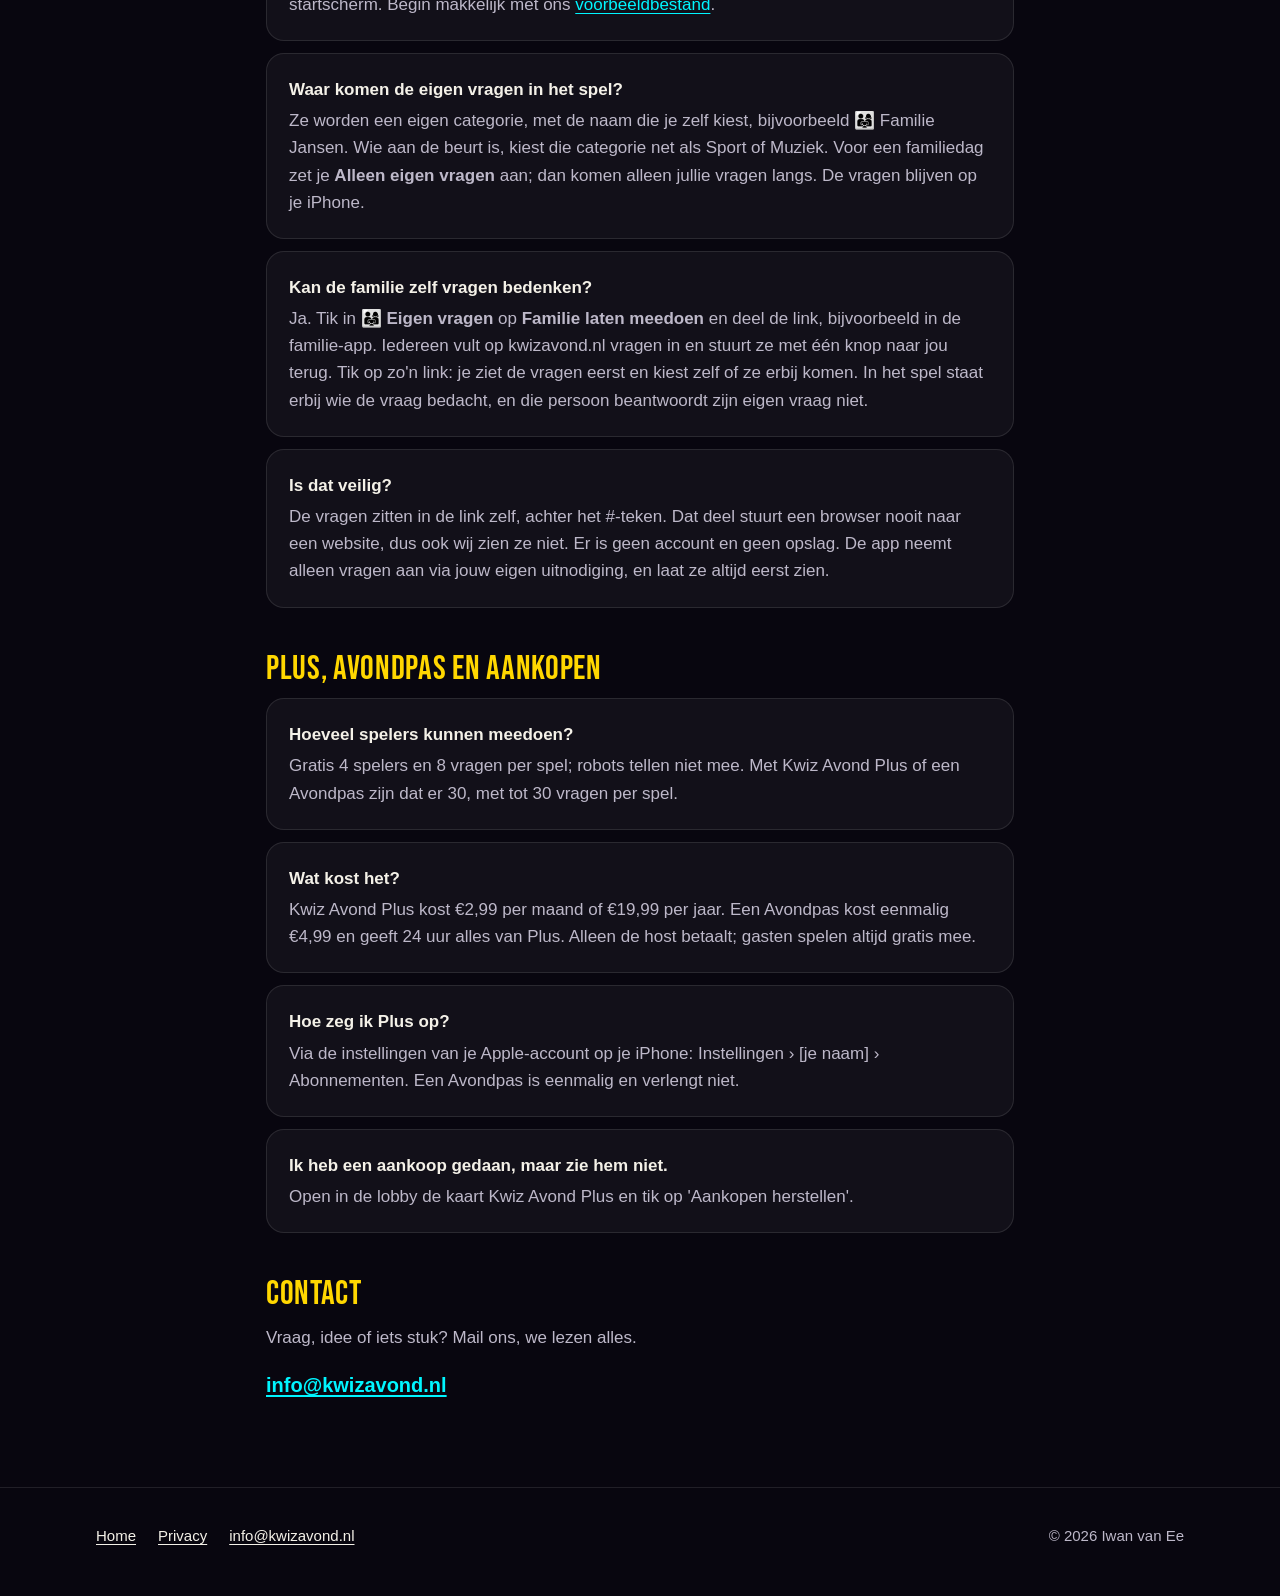
<file: support.html>
<!doctype html>
<html lang="nl">
<head>
<meta charset="utf-8">
<meta name="viewport" content="width=device-width,initial-scale=1">
<title>Kwiz Avond · Support</title>
<link rel="preload" href="fonts/font-bebas.woff2" as="font" type="font/woff2" crossorigin>
<meta name="description" content="Hulp bij Kwiz Avond: zo start je een spel, zo doen je gasten mee, en antwoorden op veelgestelde vragen. Mail ons via info@kwizavond.nl.">
<meta name="theme-color" content="#08060f">
<link rel="canonical" href="https://kwizavond.nl/support.html">
<link rel="icon" type="image/png" href="logo-z.png">
<link rel="apple-touch-icon" href="apple-touch-icon-z.png">
<meta property="og:type" content="website">
<meta property="og:locale" content="nl_NL">
<meta property="og:site_name" content="Kwiz Avond">
<meta property="og:title" content="Kwiz Avond · Support">
<meta property="og:description" content="Hulp bij Kwiz Avond, de pubquiz waarbij je iPhone de quizmaster is.">
<meta property="og:url" content="https://kwizavond.nl/support.html">
<meta property="og:image" content="https://kwizavond.nl/media/kwiz-avond-delen.jpg">
<meta property="og:image:width" content="1200">
<meta property="og:image:height" content="630">
<link rel="stylesheet" href="style.css">
<style>
.kolommen{width:100%;border-collapse:collapse;margin:12px 0;font-size:15px}
.kolommen th,.kolommen td{padding:8px 10px;text-align:left;border-bottom:1px solid rgba(255,255,255,.1)}
.kolommen th{font-size:12px;letter-spacing:.08em;text-transform:uppercase;opacity:.6}
.kolommen td:first-child{font-weight:800;font-family:ui-monospace,monospace;width:56px}
.kolommen td:last-child{opacity:.7}
</style>
</head>
<body>
<a class="skip" href="#inhoud">Naar de inhoud</a>
<header class="top">
  <div class="wrap">
    <a class="logo" href="./" aria-label="Kwiz Avond, naar de voorpagina"><img src="logo-z.png" alt="" width="32" height="32"><span><b>KWIZ</b> AVOND</span></a>
    <nav aria-label="Hoofdmenu">
      <a href="./">Home</a>
      <a href="support.html" aria-current="page">Support</a>
      <a href="privacy.html">Privacy</a>
    </nav>
  </div>
</header>

<main id="inhoud" class="page">
  <p class="eyebrow">Support</p>
  <h1><span class="c">Hulp</span> nodig?</h1>
  <p class="lead" style="margin-top:12px">Kwiz Avond is de pubquiz waarbij jouw iPhone de quizmaster is. Hieronder lees je hoe het werkt en vind je antwoorden op de meest gestelde vragen. Staat je vraag er niet bij? Mail ons gerust.</p>
  <p><a class="mail" href="mailto:info@kwizavond.nl">info@kwizavond.nl</a></p>

  <h2>Hoe werkt het?</h2>
  <ol>
    <li>Start een spel in de app op je iPhone.</li>
    <li>Je gasten scannen de QR-code met hun telefoon en spelen mee in de browser. Ze hebben geen app nodig.</li>
    <li>Heb je een Apple TV? Open daar Kwiz Avond voor Apple TV, dan verschijnt het spel vanzelf op de tv.</li>
  </ol>

  <h2>Meedoen en verbinding</h2>
  <div class="card"><b>Mijn gasten kunnen niet meedoen.</b><p>Iedereen moet op hetzelfde wifi-netwerk zitten. In de kroeg zet je op je iPhone de persoonlijke hotspot aan en laat je gasten daarmee verbinden. Geef de app ook toestemming voor het lokale netwerk: Instellingen › Privacy en beveiliging › Lokaal netwerk.</p></div>
  <div class="card"><b>Iemand ligt eruit. Wat nu?</b><p>Is een telefoon leeg of is de browser dichtgeklapt? Laat als host de QR-code zien. De speler scant hem opnieuw en kiest bij "Wie ben jij?" zijn of haar eigen naam. Dan speelt die verder waar hij of zij was.</p></div>
  <div class="card"><b>Welke telefoons kunnen meedoen?</b><p>Gasten spelen in de browser en hebben geen app of account nodig. Ze moeten wel de QR-code kunnen scannen en op hetzelfde netwerk zitten als de iPhone van de host.</p></div>
  <div class="card"><b>Kan ik alleen presenteren, zonder mee te spelen?</b><p>Ja. Als host speel je standaard mee, maar je kunt ook alleen de quizmaster zijn.</p></div>

  <h2>Apple TV</h2>
  <div class="card"><b>Heb ik een Apple TV nodig?</b><p>Nee. De tv is een extraatje voor het grote scherm. Zonder tv werkt alles ook.</p></div>
  <div class="card"><b>De Apple TV vindt het spel niet.</b><p>Controleer of de tv en de iPhone op hetzelfde netwerk zitten en of de app op de iPhone een spel heeft gestart. Via een hotspot werkt de tv meestal niet; speel dan zonder tv.</p></div>

  <h2>Tijdens het spel</h2>
  <div class="card"><b>Hoe zingen we mee?</b><p>Na een meezinger-vraag staat er een knop 'Speel af in Apple Music'. Die opent het nummer in Apple Music; via AirPlay zet je het op de tv of een speaker. Zonder Apple Music-abonnement hoor je een stukje van het nummer.</p></div>
  <div class="card"><b>Is het te volgen zonder geluid?</b><p>Ja. Alles staat in beeld: de vragen, de antwoorden, de stand en de reacties. Ook wie slecht hoort, kan gewoon meedoen.</p></div>
  <div class="card"><b>Wat is de kampioensvraag?</b><p>Aan het eind mag de winnaar iedereen een vraag stellen, gewoon om over na te praten. Als host kies je of die vraag gezellig of pikant is, of zet je hem uit. De winnaar kan ook een andere vraag kiezen of de vraag overslaan.</p></div>
  <div class="card"><b>Wat doen de robots?</b><p>Robots zijn medespelers voor als je met weinig mensen bent. Ze tellen niet mee voor het aantal spelers.</p></div>
  <div class="card"><b>Waar blijven de selfies?</b><p>Selfies staan alleen in het geheugen van de iPhone van de host zolang het spel loopt. Daarna zijn ze weg. Lees meer in ons <a href="privacy.html">privacybeleid</a>.</p></div>
  <div class="card"><b>Er klopt een vraag niet.</b><p>Laat het ons weten via <a href="mailto:info@kwizavond.nl">info@kwizavond.nl</a>, met de vraag erbij. We passen hem aan in een volgend vragenpakket.</p></div>

  <h2>Eigen vragen</h2>
  <div class="card"><b>Kan ik onze eigen vragen spelen?</b><p>Ja, met Plus of een Avondpas, vanaf versie 1.1. Maak in Numbers, Excel of Google Sheets een tabel met één vraag per regel, in deze kolommen:</p>
    <table class="kolommen">
      <thead><tr><th>Kolom</th><th>Wat</th><th>Voorbeeld</th></tr></thead>
      <tbody>
        <tr><td>A</td><td>Vraag</td><td>Hoe heette onze eerste hond?</td></tr>
        <tr><td>B</td><td>Goed antwoord</td><td>Bobbie</td></tr>
        <tr><td>C</td><td>Fout antwoord</td><td>Max</td></tr>
        <tr><td>D</td><td>Fout antwoord</td><td>Luna</td></tr>
        <tr><td>E</td><td>Fout antwoord</td><td>Snuf</td></tr>
        <tr><td>F</td><td>Weetje (mag leeg)</td><td>Bobbie werd 14 jaar.</td></tr>
      </tbody>
    </table>
    <p>Het goede antwoord staat altijd in kolom B; het spel schudt de antwoorden. Een kopregel bovenaan mag. Bewaar de tabel als CSV en kies hem in de app via <strong>👨‍👩‍👧 Eigen vragen</strong> op het startscherm. Begin makkelijk met ons <a href="voorbeeld-eigen-vragen.csv" download>voorbeeldbestand</a>.</p></div>
  <div class="card"><b>Waar komen de eigen vragen in het spel?</b><p>Ze worden een eigen categorie, met de naam die je zelf kiest, bijvoorbeeld 👨‍👩‍👧 Familie Jansen. Wie aan de beurt is, kiest die categorie net als Sport of Muziek. Voor een familiedag zet je <strong>Alleen eigen vragen</strong> aan; dan komen alleen jullie vragen langs. De vragen blijven op je iPhone.</p></div>
  <div class="card"><b>Kan de familie zelf vragen bedenken?</b><p>Ja. Tik in <strong>👨‍👩‍👧 Eigen vragen</strong> op <strong>Familie laten meedoen</strong> en deel de link, bijvoorbeeld in de familie-app. Iedereen vult op kwizavond.nl vragen in en stuurt ze met één knop naar jou terug. Tik op zo'n link: je ziet de vragen eerst en kiest zelf of ze erbij komen. In het spel staat erbij wie de vraag bedacht, en die persoon beantwoordt zijn eigen vraag niet.</p></div>
  <div class="card"><b>Is dat veilig?</b><p>De vragen zitten in de link zelf, achter het #-teken. Dat deel stuurt een browser nooit naar een website, dus ook wij zien ze niet. Er is geen account en geen opslag. De app neemt alleen vragen aan via jouw eigen uitnodiging, en laat ze altijd eerst zien.</p></div>

  <h2>Plus, Avondpas en aankopen</h2>
  <div class="card"><b>Hoeveel spelers kunnen meedoen?</b><p>Gratis 4 spelers en 8 vragen per spel; robots tellen niet mee. Met Kwiz Avond Plus of een Avondpas zijn dat er 30, met tot 30 vragen per spel.</p></div>
  <div class="card"><b>Wat kost het?</b><p>Kwiz Avond Plus kost €2,99 per maand of €19,99 per jaar. Een Avondpas kost eenmalig €4,99 en geeft 24 uur alles van Plus. Alleen de host betaalt; gasten spelen altijd gratis mee.</p></div>
  <div class="card"><b>Hoe zeg ik Plus op?</b><p>Via de instellingen van je Apple-account op je iPhone: Instellingen › [je naam] › Abonnementen. Een Avondpas is eenmalig en verlengt niet.</p></div>
  <div class="card"><b>Ik heb een aankoop gedaan, maar zie hem niet.</b><p>Open in de lobby de kaart Kwiz Avond Plus en tik op 'Aankopen herstellen'.</p></div>

  <h2>Contact</h2>
  <p>Vraag, idee of iets stuk? Mail ons, we lezen alles.</p>
  <p><a class="mail" href="mailto:info@kwizavond.nl">info@kwizavond.nl</a></p>
</main>

<footer>
  <div class="wrap">
    <nav aria-label="Voettekst">
      <a href="./">Home</a>
      <a href="privacy.html">Privacy</a>
      <a href="mailto:info@kwizavond.nl">info@kwizavond.nl</a>
    </nav>
    <p style="margin:0">© 2026 Iwan van Ee</p>
  </div>
</footer>
</body>
</html>
</file>
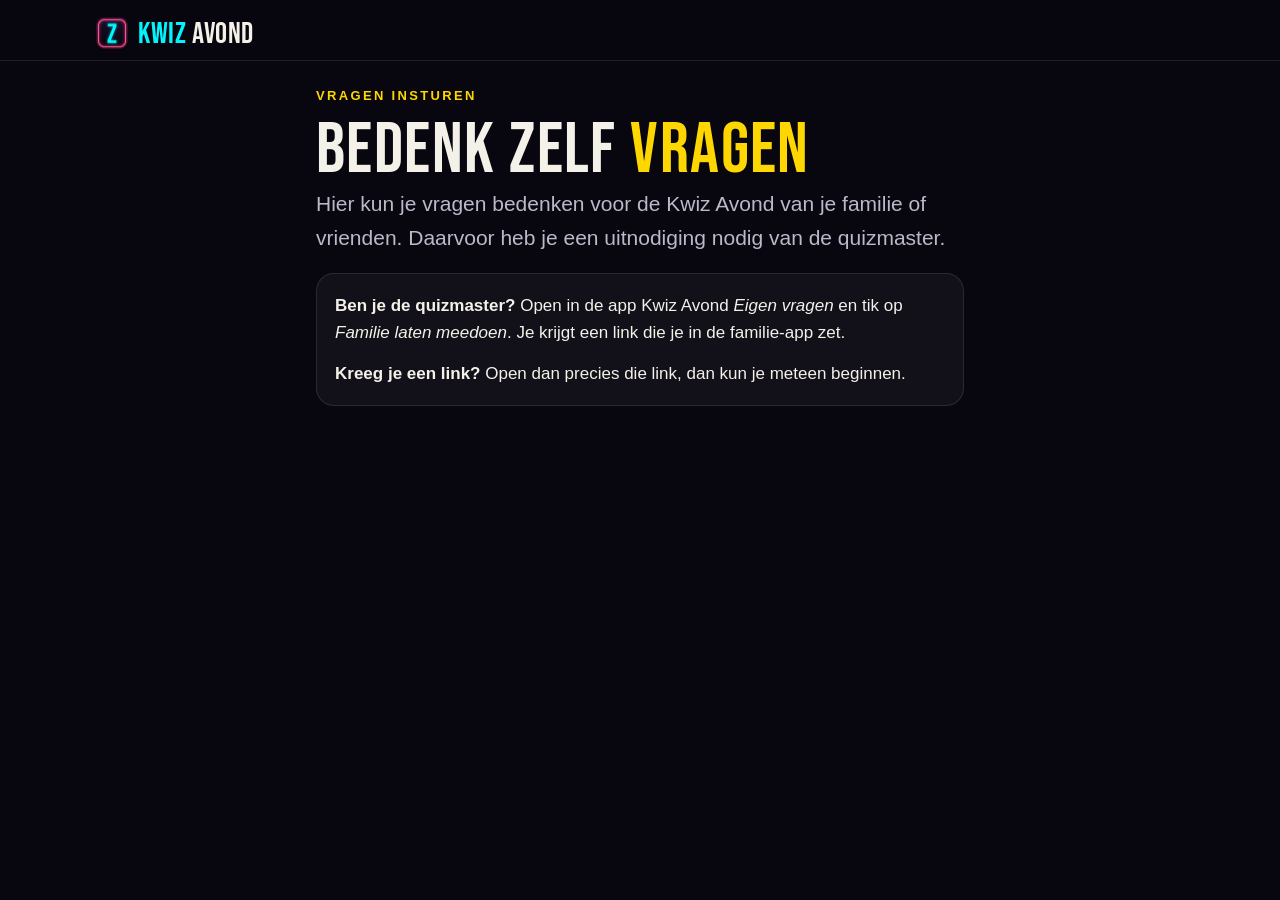
<file: vragen.html>
<!doctype html>
<html lang="nl">
<head>
<meta charset="utf-8">
<meta name="viewport" content="width=device-width,initial-scale=1">
<title>Kwiz Avond · Vragen insturen</title>
<meta name="description" content="Bedenk vragen voor de Kwiz Avond van je familie of vrienden en stuur ze naar de quizmaster.">
<meta name="robots" content="noindex">
<meta name="theme-color" content="#08060f">
<link rel="icon" type="image/png" href="logo-z.png">
<link rel="apple-touch-icon" href="apple-touch-icon-z.png">
<link rel="stylesheet" href="style.css">
<style>
/* Vragen insturen (idee 5). Geen server: de vragen gaan in het deel van de link na de #,
   en dat stuurt een browser nooit naar een website. */
main{padding:28px 0 64px}
main .wrap{max-width:680px}
h1{font-size:clamp(44px,11vw,72px)}
.box{background:var(--card);border:1px solid var(--line);border-radius:var(--radius);padding:18px;margin:18px 0}
label{display:block;font-weight:700;font-size:15px;margin:12px 0 4px}
label small{font-weight:400;color:var(--dim)}
input,textarea{width:100%;font:16px/1.4 var(--body);color:var(--fg);background:#0f0b1c;border:1px solid rgba(255,255,255,.18);
  border-radius:12px;padding:11px 12px}
input:focus,textarea:focus{outline:2px solid var(--cyan);outline-offset:1px;border-color:transparent}
textarea{min-height:76px;resize:vertical}
.good input{border-color:rgba(57,255,20,.5)}
.wrongs{display:grid;gap:8px}
.err{color:var(--pink);font-size:15px;margin:10px 0 0;min-height:1em}
.btn{border:0;cursor:pointer;font:700 17px/1 var(--body)}
.btn-store,.btn-ghost{margin-top:14px}
.list{list-style:none;padding:0;margin:0;display:grid;gap:10px}
.list li{background:var(--card);border:1px solid var(--line);border-radius:14px;padding:12px 14px}
.list .q{font-weight:700}
.list .a{color:var(--green);font-size:15px}
.list .w{color:var(--dim);font-size:15px}
.list .f{color:var(--dim);font-size:14px;font-style:italic}
.list button{float:right;background:none;border:0;color:var(--dim);font-size:14px;cursor:pointer;padding:2px 0 8px 10px}
.count{color:var(--dim);font-size:15px}
.ok{color:var(--green)}
[hidden]{display:none!important}
</style>
</head>
<body>
<header class="top">
  <div class="wrap">
    <a class="logo" href="./" aria-label="Kwiz Avond, naar de voorpagina"><img src="logo-z.png" alt="" width="32" height="32"><span><b>KWIZ</b> AVOND</span></a>
  </div>
</header>

<main id="inhoud">
  <div class="wrap">

    <!-- Zonder uitnodiging -->
    <section id="geen" hidden style="padding:0;border:0">
      <p class="eyebrow">Vragen insturen</p>
      <h1>Bedenk zelf <span class="g">vragen</span></h1>
      <p class="lead">Hier kun je vragen bedenken voor de Kwiz Avond van je familie of vrienden. Daarvoor heb je een uitnodiging nodig van de quizmaster.</p>
      <div class="box">
        <p><b>Ben je de quizmaster?</b> Open in de app Kwiz Avond <i>Eigen vragen</i> en tik op <i>Familie laten meedoen</i>. Je krijgt een link die je in de familie-app zet.</p>
        <p style="margin:0"><b>Kreeg je een link?</b> Open dan precies die link, dan kun je meteen beginnen.</p>
      </div>
    </section>

    <!-- Vragen bedenken -->
    <section id="maak" hidden style="padding:0;border:0">
      <p class="eyebrow">Vragen insturen</p>
      <h1>Vragen voor <span class="g" id="setnaam"></span></h1>
      <p class="lead">Bedenk vragen over de familie, over vroeger of over wat jullie samen meemaakten. De quizmaster stelt ze tijdens de Kwiz Avond.</p>

      <div class="box">
        <label for="naam">Je naam <small>(zien de spelers bij jouw vragen)</small></label>
        <input id="naam" maxlength="24" autocomplete="given-name" placeholder="Bijvoorbeeld Ans">
      </div>

      <form class="box" id="form" novalidate>
        <h3>Nieuwe vraag</h3>
        <label for="vraag">Vraag</label>
        <textarea id="vraag" maxlength="300" placeholder="Hoe heette onze eerste hond?"></textarea>
        <div class="good"><label for="goed">Goed antwoord</label>
          <input id="goed" maxlength="80" placeholder="Bobbie"></div>
        <label>Drie foute antwoorden <small>(die moeten wel geloofwaardig zijn)</small></label>
        <div class="wrongs">
          <input id="fout1" maxlength="80" placeholder="Max" aria-label="Fout antwoord 1">
          <input id="fout2" maxlength="80" placeholder="Luna" aria-label="Fout antwoord 2">
          <input id="fout3" maxlength="80" placeholder="Snuf" aria-label="Fout antwoord 3">
        </div>
        <label for="weetje">Weetje <small>(mag leeg, verschijnt bij het antwoord)</small></label>
        <input id="weetje" maxlength="300" placeholder="Bobbie werd 14 jaar.">
        <p class="err" id="fout" role="alert"></p>
        <button class="btn btn-ghost" type="submit">＋ Vraag toevoegen</button>
      </form>

      <h3 style="margin-top:28px">Jouw vragen</h3>
      <p class="count" id="telling"></p>
      <ul class="list" id="lijst"></ul>

      <div id="stuurbox" hidden>
        <button class="btn btn-store" id="stuur" type="button">📨 Stuur naar de quizmaster</button>
        <p class="small" style="margin-top:10px">Je stuurt een link, bijvoorbeeld via WhatsApp. De vragen zitten in die link zelf en komen nergens anders terecht. Ze blijven ook op deze telefoon staan, dus je kunt later meer toevoegen en opnieuw sturen.</p>
        <p class="ok" id="gekopieerd" hidden>De link is gekopieerd. Plak hem in een bericht aan de quizmaster.</p>
      </div>
    </section>

    <!-- Ontvangen (bij de quizmaster) -->
    <section id="ontvang" hidden style="padding:0;border:0">
      <p class="eyebrow">Vragen ontvangen</p>
      <h1><span class="g" id="van"></span> stuurt <span id="aantal"></span></h1>
      <p class="lead">Voor <b id="ontvangset"></b>. Tik op de knop om ze in Kwiz Avond te zetten. De app laat ze eerst nog zien.</p>
      <a class="btn btn-store" id="open">📲 Zet in Kwiz Avond</a>
      <p class="small" style="margin-top:10px">Opent er niets? Open deze link dan op de iPhone of iPad waarop je Kwiz Avond speelt.</p>
      <ul class="list" id="ontvanglijst" style="margin-top:22px"></ul>
      <button class="btn btn-ghost" id="csv" type="button">Download als spreadsheet (CSV)</button>
    </section>

    <p class="err" id="kapot" hidden>Deze link is niet compleet of klopt niet. Vraag of je hem nog een keer gestuurd krijgt.</p>
  </div>
</main>

<script>
'use strict';
const MAX = 25, $ = id => document.getElementById(id);

// ── Link: "z" + base64url(deflate(JSON)), of "j" + base64url(JSON) als de browser niet kan inpakken ──
const b64u = bytes => btoa(String.fromCharCode(...bytes)).replace(/\+/g, '-').replace(/\//g, '_').replace(/=+$/, '');
const unb64u = s => Uint8Array.from(atob(s.replace(/-/g, '+').replace(/_/g, '/')), c => c.charCodeAt(0));
async function pack(obj){
  const raw = new TextEncoder().encode(JSON.stringify(obj));
  if (!window.CompressionStream) return 'j' + b64u(raw);
  const buf = await new Response(new Blob([raw]).stream().pipeThrough(new CompressionStream('deflate-raw'))).arrayBuffer();
  return 'z' + b64u(new Uint8Array(buf));
}
async function unpack(s){
  const bytes = unb64u(s.slice(1));
  if (s[0] === 'j') return JSON.parse(new TextDecoder().decode(bytes));
  const buf = await new Response(new Blob([bytes]).stream().pipeThrough(new DecompressionStream('deflate-raw'))).arrayBuffer();
  return JSON.parse(new TextDecoder().decode(buf));
}

// ── Controle, hetzelfde als in de app ──
const clean = s => String(s || '').replace(/\s+/g, ' ').trim();
function check(q){
  if (q[0].length < 5) return 'De vraag ontbreekt of is te kort.';
  if (!q[1]) return 'Het goede antwoord ontbreekt.';
  if (!q[2] || !q[3] || !q[4]) return 'Er zijn drie foute antwoorden nodig.';
  if (new Set(q.slice(1, 5).map(a => a.toLowerCase())).size < 4) return 'Twee antwoorden zijn hetzelfde.';
  return '';
}

const params = new URLSearchParams(location.hash.slice(1));
const store = (() => { try { return window.localStorage; } catch (e) { return null; } })();
const get = k => { try { return store && store.getItem(k); } catch (e) { return null; } };
const put = (k, v) => { try { store && store.setItem(k, v); } catch (e) {} };

function item(q, onDelete){
  const li = document.createElement('li');
  if (onDelete){ const b = document.createElement('button'); b.type = 'button'; b.textContent = 'Weghalen'; b.onclick = onDelete; li.append(b); }
  const add = (cls, text) => { const d = document.createElement('div'); d.className = cls; d.textContent = text; li.append(d); };
  add('q', q[0]); add('a', '✓ ' + q[1]); add('w', '✗ ' + q.slice(2, 5).join(' · '));
  if (q[5]) add('f', '💡 ' + q[5]);
  return li;
}

// ── Vragen bedenken ──
function maak(set, code){
  $('maak').hidden = false;
  $('setnaam').textContent = set;
  document.title = 'Vragen voor ' + set + ' · Kwiz Avond';
  const key = 'kwiz-vragen-' + code;
  let qs = []; try { qs = JSON.parse(get(key) || '[]').filter(q => Array.isArray(q) && !check(q)); } catch (e) {}
  $('naam').value = get('kwiz-naam') || '';
  $('naam').oninput = () => put('kwiz-naam', clean($('naam').value));
  const save = () => { put(key, JSON.stringify(qs)); toon(); };
  function toon(){
    const l = $('lijst'); l.textContent = '';
    qs.forEach((q, i) => l.append(item(q, () => { qs.splice(i, 1); save(); })));
    $('telling').textContent = qs.length ? `${qs.length} ${qs.length === 1 ? 'vraag' : 'vragen'}${qs.length >= MAX ? `, het maximum per keer. Stuur deze eerst en begin dan opnieuw.` : ''}` : 'Nog geen vragen. Vul hierboven je eerste vraag in.';
    $('stuurbox').hidden = !qs.length;
  }
  $('form').onsubmit = e => {
    e.preventDefault();
    const q = ['vraag', 'goed', 'fout1', 'fout2', 'fout3', 'weetje'].map(id => clean($(id).value));
    let err = check(q);
    if (!err && qs.length >= MAX) err = `Er kunnen ${MAX} vragen per keer. Stuur deze eerst naar de quizmaster.`;
    if (!err && qs.some(o => o[0].toLowerCase() === q[0].toLowerCase())) err = 'Deze vraag staat er al bij.';
    $('fout').textContent = err;
    if (err) return;
    if (!q[5]) q.pop();
    qs.push(q); save();
    ['vraag', 'goed', 'fout1', 'fout2', 'fout3', 'weetje'].forEach(id => $(id).value = '');
    $('vraag').focus();
  };
  $('stuur').onclick = async () => {
    const naam = clean($('naam').value);
    if (!naam){ $('naam').focus(); $('naam').setAttribute('aria-invalid', 'true'); return; }
    const url = location.origin + location.pathname + '#v=' + await pack({ v: 1, s: set, c: code, n: naam, q: qs });
    const text = `${naam} heeft ${qs.length} ${qs.length === 1 ? 'vraag' : 'vragen'} voor ${set}. Open de link op de telefoon met Kwiz Avond:`;
    if (navigator.share) { try { await navigator.share({ title: 'Vragen voor ' + set, text, url }); return; } catch (e) { if (e.name === 'AbortError') return; } }
    try { await navigator.clipboard.writeText(text + ' ' + url); $('gekopieerd').hidden = false; } catch (e) { prompt('Kopieer deze link:', url); }
  };
  toon();
}

// ── Ontvangen ──
async function ontvang(v){
  const d = await unpack(v);
  const qs = (d.q || []).map(q => q.map(clean)).filter(q => !check(q)).slice(0, MAX);
  if (!qs.length) throw new Error('leeg');
  $('ontvang').hidden = false;
  $('van').textContent = clean(d.n) || 'Iemand';
  $('aantal').textContent = `${qs.length} ${qs.length === 1 ? 'vraag' : 'vragen'}`;
  $('ontvangset').textContent = clean(d.s);
  $('open').href = 'kwizavond://vragen#v=' + v;
  qs.forEach(q => $('ontvanglijst').append(item(q)));
  $('csv').onclick = () => {
    const cel = s => /[";\n]/.test(s) ? '"' + s.replace(/"/g, '""') + '"' : s;
    const csv = 'vraag;goed antwoord;fout 1;fout 2;fout 3;weetje\n' + qs.map(q => [0, 1, 2, 3, 4, 5].map(i => cel(q[i] || '')).join(';')).join('\n') + '\n';
    const a = document.createElement('a');
    a.href = URL.createObjectURL(new Blob(['﻿' + csv], { type: 'text/csv' }));
    a.download = `Vragen van ${clean(d.n) || 'familie'}.csv`; a.click();
  };
}

// Een andere link in hetzelfde tabblad: opnieuw beginnen
addEventListener('hashchange', () => location.reload());

(async () => {
  try {
    const v = params.get('v'), s = clean(params.get('s')).slice(0, 24), c = clean(params.get('c'));
    if (v) await ontvang(v);
    else if (s && /^[A-Z0-9]{4,8}$/.test(c)) maak(s, c);
    else $('geen').hidden = false;
  } catch (e) { $('kapot').hidden = false; }
})();
</script>
</body>
</html>
</file>
<file: style.css>
/* Kwiz Avond – kwizavond.nl
   Geen externe fonts en geen trackers: Bebas Neue staat zelf op de site (fonts/, OFL-licentie). */
@font-face{font-family:"Bebas Neue";src:url(fonts/font-bebas.woff2) format("woff2");font-display:swap}
:root{
  --bg:#08060f; --bg2:#110d1f; --card:rgba(255,255,255,.045); --line:rgba(255,255,255,.1);
  --fg:#f4f1e8; --dim:#bdb8c9;
  --cyan:#00f5ff; --gold:#ffd700; --green:#39ff14; --pink:#ff2d78; --purple:#b26bff;
  --display:"Bebas Neue","DIN Condensed","Oswald","Arial Narrow",Impact,sans-serif;
  --body:-apple-system,BlinkMacSystemFont,"Segoe UI",Roboto,"Helvetica Neue",Arial,sans-serif;
  --radius:18px; --wrap:1120px;
  color-scheme:dark;
}
*{box-sizing:border-box}
html{-webkit-text-size-adjust:100%;scroll-behavior:smooth}
@media (prefers-reduced-motion:reduce){html{scroll-behavior:auto}}
body{margin:0;background:var(--bg);color:var(--fg);font:17px/1.6 var(--body);overflow-x:hidden}
img,video{display:block;max-width:100%;height:auto}
a{color:var(--cyan);text-underline-offset:3px}
a:hover{color:#7ffaff}
:focus-visible{outline:3px solid var(--gold);outline-offset:3px;border-radius:6px}
.wrap{max-width:var(--wrap);margin:0 auto;padding:0 16px}
.skip{position:absolute;left:-999px;top:8px;background:var(--gold);color:#000;padding:8px 14px;border-radius:8px;z-index:10}
.skip:focus{left:8px}

/* ---------- koppen ---------- */
h1,h2,h3,.logo{font-family:var(--display);font-weight:400;font-synthesis:none;letter-spacing:.02em;line-height:1.02;margin:0}
h1{font-size:clamp(52px,13vw,96px);text-transform:uppercase}
h2{font-size:clamp(38px,8vw,60px);text-transform:uppercase;margin-bottom:12px}
h3{font-size:28px;text-transform:uppercase;margin-bottom:6px}
.c{color:var(--cyan)}.g{color:var(--gold)}.p{color:var(--pink)}
.glow-c{text-shadow:0 0 18px rgba(0,245,255,.55)}
.glow-g{text-shadow:0 0 18px rgba(255,215,0,.45)}
.lead{font-size:clamp(18px,2.4vw,21px);color:var(--dim);max-width:34em}
.eyebrow{font:700 13px/1 var(--body);letter-spacing:.18em;text-transform:uppercase;color:var(--gold);margin:0 0 12px}
p{margin:0 0 14px}

/* ---------- kop ---------- */
.top{position:sticky;top:0;z-index:5;background:rgba(8,6,15,.86);backdrop-filter:blur(10px);-webkit-backdrop-filter:blur(10px);border-bottom:1px solid var(--line)}
.top .wrap{display:flex;align-items:center;justify-content:space-between;gap:12px;height:60px}
.logo{font-size:30px;color:var(--fg);text-decoration:none;display:flex;align-items:baseline;gap:10px}
/* Het icoon staat op de grondlijn van de tekst en zakt dan zo ver dat de onderkant van de Z erop valt
   (de Z eindigt op 80,6% van de icoonhoogte) */
.logo img{width:32px;height:32px;border-radius:8px;transform:translateY(19.4%)}
.logo b{color:var(--cyan);font-weight:700}
.top nav{display:flex;gap:18px;font-size:15px}
.top nav a{color:var(--fg);text-decoration:none}
.top nav a:hover{color:var(--cyan)}
@media (max-width:640px){.top nav .hide-s{display:none}}

/* ---------- App Store-knop ---------- */
.btn{display:inline-flex;align-items:center;gap:10px;min-height:52px;padding:12px 22px;border-radius:14px;
  font:700 17px/1.2 var(--body);text-decoration:none;transition:transform .15s ease,box-shadow .15s ease}
.btn:hover{transform:translateY(-1px)}
.btn-store{background:var(--cyan);color:#04121a;box-shadow:0 0 0 1px rgba(0,245,255,.5),0 8px 30px rgba(0,245,255,.28)}
.btn-store:hover{color:#04121a;box-shadow:0 0 0 1px rgba(0,245,255,.8),0 10px 40px rgba(0,245,255,.45)}
.btn-store svg{width:22px;height:22px;flex:none}
/* Officieel App Store-plaatje van Apple: niet aanpassen, alleen schalen */
.store-badge{display:inline-flex;align-items:center;border-radius:8px;transition:box-shadow .15s;
  box-shadow:0 0 12px rgba(255,255,255,.55),0 0 32px rgba(255,255,255,.3)}   /* gloed achter het plaatje, het plaatje zelf blijft onveranderd */
.store-badge:hover{box-shadow:0 0 14px rgba(255,255,255,.7),0 0 40px rgba(255,255,255,.4)}
.store-badge img{display:block;height:54px;width:auto}
.store-badge:focus-visible,.how-badge:focus-visible{outline:2px solid var(--cyan);outline-offset:3px}
/* Zo werkt het: zelfde maat en tekststijl als het App Store-plaatje, in de stijl van het app-icoon: zwart, cyaan tekst, magenta neonrand */
.how-badge{display:inline-flex;align-items:center;gap:9px;height:54px;padding:0 18px 0 14px;border-radius:9px;
  background:#0b0812;border:2px solid #ff4f93;color:var(--cyan);
  box-shadow:0 0 6px rgba(255,45,120,.9),0 0 18px rgba(255,45,120,.45),inset 0 0 8px rgba(255,45,120,.35);text-decoration:none;
  font-family:-apple-system,BlinkMacSystemFont,"SF Pro Text","Helvetica Neue",Arial,sans-serif;
  font-size:23px;font-weight:500;letter-spacing:-.02em;line-height:1;transition:background .15s}
.how-badge:hover{color:var(--cyan);box-shadow:0 0 8px rgba(255,45,120,1),0 0 28px rgba(255,45,120,.6),inset 0 0 10px rgba(255,45,120,.45)}
.how-badge svg{width:28px;height:28px;flex:none}
.how-badge span{display:flex;flex-direction:column;gap:2px}
.how-badge small{font-size:11px;font-weight:400;letter-spacing:0}
.btn-ghost{color:var(--fg);border:1px solid var(--line);background:var(--card)}
.btn-ghost:hover{color:var(--fg);border-color:rgba(255,255,255,.3)}
.btn-row{display:flex;flex-wrap:wrap;gap:12px;margin-top:24px}
.small{font-size:14px;color:var(--dim)}

/* ---------- hero ---------- */
.hero{position:relative;padding:36px 0 56px;overflow:hidden;
  background:radial-gradient(60% 50% at 80% 30%,rgba(255,45,120,.18),transparent 70%),
             radial-gradient(45% 40% at 14% 22%,rgba(255,200,0,.12),transparent 70%),
             radial-gradient(50% 32% at 4% 52%,rgba(255,200,0,.2),transparent 70%),
             radial-gradient(55% 55% at 8% 78%,rgba(0,245,255,.22),transparent 70%)}
.hero .wrap{display:grid;gap:36px;align-items:center}
.hero h1 .l2{display:block;color:var(--gold)}
.hero .lead{margin-top:16px}
.hero ul.ticks{list-style:none;padding:0;margin:20px 0 0;display:grid;gap:6px;color:var(--fg);font-size:16px}
/* Spotje: rond lampje dat van wit (midden) naar geel verloopt, met gloed en een donkere schaduw voor diepte */
.hero ul.ticks li{display:flex;align-items:center}
.hero ul.ticks li::before{content:"";flex:none;width:14px;height:14px;border-radius:50%;margin-right:14px;
  background:radial-gradient(circle at 38% 35%,#fff 0 18%,#fff6c2 34%,var(--gold) 62%,#c99700 100%);
  box-shadow:0 0 8px rgba(255,215,0,.75),0 0 18px rgba(255,215,0,.35),2px 3px 5px rgba(0,0,0,.85)}
.hero .wrap{grid-template-areas:"text" "video" "ticks";gap:28px}
.hero-text{grid-area:text}
.hero .ticks{grid-area:ticks;margin:0}
/* Gratis proberen: wel noemen, maar klein en zonder spotje */
.hero ul.ticks li.more{display:block;margin-top:8px;color:var(--dim);font-size:14px}
.hero ul.ticks li.more::before{content:none}
.hero ul.ticks li.more a{color:var(--cyan)}
.hero-phone{grid-area:video}
@media (max-width:879px){
  .hero{padding-top:28px}
  .hero .eyebrow{letter-spacing:.1em;font-size:12px}
  .hero .lead{font-size:17px}
  .hero .btn-row{margin-top:20px}
  .hero .how-badge{display:none}
  .hero .phone.hero-phone{max-width:290px}
  .hero .ticks{justify-self:center}
}
@media (min-width:880px){
  .hero{padding:64px 0 80px}
  .hero .wrap{grid-template-columns:1.15fr .85fr;grid-template-areas:"text video" "ticks video";grid-template-rows:auto 1fr;column-gap:36px;row-gap:20px}
  .hero-text{align-self:end}
  .hero .ticks{align-self:start}
}

/* telefoon- en tv-lijsten om de clips */
.phone{position:relative;width:100%;max-width:330px;margin:0 auto;aspect-ratio:9/16;border-radius:36px;padding:10px;
  background:#16121f;border:2px solid rgba(255,45,120,.65);box-shadow:0 0 0 6px rgba(255,45,120,.08),0 20px 60px rgba(255,45,120,.25)}
.phone video,.phone img{width:100%;height:100%;object-fit:cover;border-radius:27px;background:#000}
.phone.cyan{border-color:rgba(0,245,255,.6);box-shadow:0 0 0 6px rgba(0,245,255,.06),0 16px 50px rgba(0,245,255,.18)}
.phone.gold{border-color:rgba(255,215,0,.6);box-shadow:0 0 0 6px rgba(255,215,0,.06),0 16px 50px rgba(255,215,0,.16)}
/* Gloed alleen in de drie basiskleuren: blauw, geel en magenta */
.phone.pink{border-color:rgba(255,45,120,.6);box-shadow:0 0 0 6px rgba(255,45,120,.06),0 16px 50px rgba(255,45,120,.18)}
.hero .phone{max-width:340px}
.tv{position:relative;aspect-ratio:16/9;border-radius:16px;padding:8px;background:#16121f;border:2px solid rgba(255,215,0,.55);
  box-shadow:0 18px 60px rgba(255,215,0,.12)}
.tv video,.tv img{width:100%;height:100%;object-fit:cover;border-radius:10px;background:#000}
.tv.cyan{border-color:rgba(0,245,255,.55);box-shadow:0 18px 60px rgba(0,245,255,.14)}
.tv.pink{border-color:rgba(255,45,120,.6);box-shadow:0 18px 60px rgba(255,45,120,.14)}

/* ---------- secties ---------- */
section{padding:72px 0;border-top:1px solid var(--line)}
section.alt{background:linear-gradient(180deg,var(--bg2),var(--bg))}
.head{max-width:720px;margin-bottom:36px}

/* zo werkt het */
.steps{display:grid;gap:36px;counter-reset:s}
.step{display:grid;gap:18px;align-content:start}
.step .phone{max-width:260px}
.step .num{font:800 16px/1 var(--body);color:#2a1d00;width:34px;height:34px;border-radius:50%;
  display:inline-grid;place-items:center;margin-right:12px;flex:none;
  /* zelfde spotje als in de lijst bovenaan: wit naar geel, met gloed en een donkere schaduw */
  background:radial-gradient(circle at 38% 35%,#fff 0 14%,#fff6c2 32%,var(--gold) 64%,#c99700 100%);
  box-shadow:0 0 10px rgba(255,215,0,.7),0 0 24px rgba(255,215,0,.3),3px 4px 7px rgba(0,0,0,.85)}
.step h3{display:flex;align-items:center}
.step p{color:var(--dim)}
@media (min-width:820px){.steps{grid-template-columns:repeat(3,1fr)}.step{grid-template-rows:auto 1fr}.step .phone{order:-1}}
@media (max-width:819px){.step .phone{order:-1}}

/* functies */
.features{display:grid;gap:18px}
.card{background:var(--card);border:1px solid var(--line);border-radius:var(--radius);padding:22px}
.card p{color:var(--dim);margin:0}
.card .emo{font-size:30px;line-height:1;margin-bottom:12px;display:block}
.card.media{display:grid;gap:20px;align-items:center}
.card.media .phone{max-width:240px}
.card.media .tv{width:100%}
@media (min-width:700px){
  .features{grid-template-columns:repeat(2,1fr)}
  .card.media{grid-column:span 2;grid-template-columns:1fr 240px}
  .card.media.flip{grid-template-columns:240px 1fr}
  .card.media.flip .phone{order:-1}
  .card.media.wide{grid-template-columns:1fr 1.2fr}
}
@media (min-width:1000px){
  .features{grid-template-columns:repeat(4,1fr)}
  .card.media{grid-column:span 2;grid-template-columns:1fr 200px}
  .card.media.flip{grid-template-columns:200px 1fr}
  .card.media.wide{grid-column:span 4;grid-template-columns:1fr 1.4fr}
  .card.media .phone{max-width:200px}
}
.card h3{font-size:26px}
.card.media h3{font-size:32px}

/* tv */
.tvgrid{display:grid;gap:18px}
.tvgrid figure{margin:0}
.tvgrid figcaption{color:var(--dim);font-size:15px;margin-top:10px}
@media (min-width:760px){.tvgrid{grid-template-columns:repeat(2,1fr)}}
.note{margin-top:28px;padding:16px 18px;border-left:3px solid var(--gold);background:rgba(255,215,0,.06);border-radius:0 12px 12px 0;color:var(--fg)}

/* prijzen */
.prices{display:grid;gap:18px}
@media (min-width:860px){.prices{grid-template-columns:repeat(3,1fr);align-items:stretch}}
.price{background:var(--card);border:1px solid var(--line);border-radius:var(--radius);padding:26px 24px;display:flex;flex-direction:column}
.price h3{font-size:34px}
.price .amount{font-family:var(--display);font-weight:400;font-size:52px;line-height:1;margin:10px 0 2px}
.price .amount small{font-family:var(--body);font-size:16px;color:var(--dim);font-weight:400;margin-left:6px}
.price .alt{color:var(--dim);font-size:15px;margin-bottom:16px}
.price ul{list-style:none;padding:0;margin:0;display:grid;gap:8px}
.price li{padding-left:28px;position:relative;color:var(--fg)}
.price li::before{content:"";position:absolute;left:1px;top:calc(.8em - 6.5px);width:13px;height:13px;border-radius:50%;   /* spotje, midden op de eerste regel */
  background:radial-gradient(circle at 38% 35%,#fff 0 18%,#fff6c2 34%,var(--gold) 62%,#c99700 100%);
  box-shadow:0 0 8px rgba(255,215,0,.75),0 0 18px rgba(255,215,0,.35),2px 3px 5px rgba(0,0,0,.85)}
.price.plus{border-color:rgba(0,245,255,.55);box-shadow:0 0 40px rgba(0,245,255,.12)}
.price.free h3{color:var(--pink)}
.price.plus h3{color:var(--cyan)}
.price.pass{border-color:rgba(255,215,0,.5)}
.price.pass h3{color:var(--gold)}
.badge{align-self:flex-start;font:700 12px/1 var(--body);letter-spacing:.12em;text-transform:uppercase;padding:6px 10px;border-radius:99px;margin-bottom:14px;background:rgba(0,245,255,.14);color:var(--cyan)}
.badge.g{background:rgba(255,215,0,.14);color:var(--gold)}
.badge.n{background:rgba(255,255,255,.08);color:var(--fg)}
.price.free .badge{background:rgba(255,45,120,.14);color:var(--pink)}

/* faq */
.faq{display:grid;gap:12px;max-width:820px}
details{background:var(--card);border:1px solid var(--line);border-radius:14px;padding:0 20px}
details[open]{border-color:rgba(0,245,255,.35)}
summary{cursor:pointer;list-style:none;padding:18px 32px 18px 0;font-weight:700;position:relative}
summary::-webkit-details-marker{display:none}
summary::after{content:"+";position:absolute;right:0;top:12px;font:400 28px/1 var(--body);color:var(--cyan)}
details[open] summary::after{content:"–"}
details > div{padding:0 0 18px;color:var(--dim)}
details > div p:last-child{margin:0}

/* slot */
.cta{text-align:center}
.cta .lead{margin:0 auto}
.cta .btn-row{justify-content:center}

/* voet */
footer{border-top:1px solid var(--line);padding:36px 0 48px;color:var(--dim);font-size:15px}
footer .wrap{display:flex;flex-wrap:wrap;gap:16px 28px;align-items:center;justify-content:space-between}
footer nav{display:flex;flex-wrap:wrap;gap:8px 22px}
footer a{color:var(--fg)}

/* ---------- tekstpagina's (support, privacy) ---------- */
.page{max-width:780px;margin:0 auto;padding:48px 16px 72px}
.page h1{font-size:clamp(46px,10vw,72px)}
.page h2{font-size:34px;color:var(--gold);margin:44px 0 12px}
.page p,.page li{color:var(--dim)}
.page li{margin-bottom:8px}
.page li b,.page p b{color:var(--fg)}
.page ol,.page ul{padding-left:22px}
.page .card{margin:12px 0}
.page .card b{color:var(--fg);display:block;margin-bottom:4px}
.page .meta{color:var(--dim);margin-top:8px}
.mail{display:inline-block;font-size:20px;font-weight:700;margin-top:4px}
.phone.shot{aspect-ratio:600/1228}
@media (min-width:1000px){
  .card.media.wide{grid-column:span 2;grid-template-columns:1fr}
}
section[id]{scroll-margin-top:60px}
.logo span{white-space:nowrap}
@media (max-width:400px){.top nav{gap:12px;font-size:14px}.logo{font-size:26px;gap:8px}.logo img{width:28px;height:28px}}
</file>
